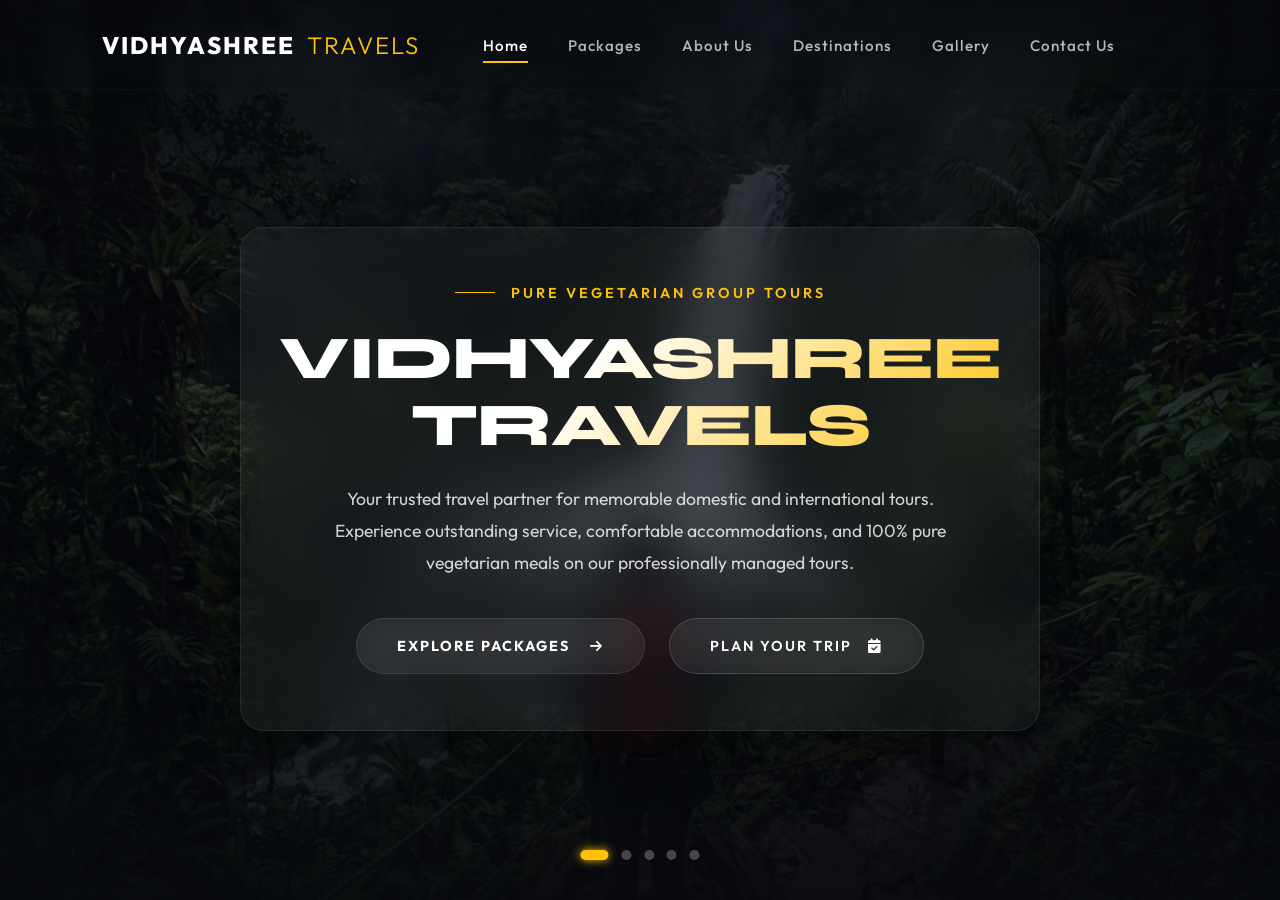
<file: index.html>
<!DOCTYPE html>
<html lang="en">
<head>
    <meta charset="UTF-8">
    <meta name="viewport" content="width=device-width, initial-scale=1.0">
    <title>Vidhyashree Travels | Travel Far, Find Yourself</title>
    <meta name="description" content="Embark on the journey of a lifetime with Vidhyashree Travels. Explore wild forests, vast deserts, snowy peaks, and pristine oceans.">
    <!-- Google Fonts -->
    <link rel="preconnect" href="https://fonts.googleapis.com">
    <link rel="preconnect" href="https://fonts.gstatic.com" crossorigin>
    <link href="https://fonts.googleapis.com/css2?family=Outfit:wght@300;400;500;600;700;800&family=Syne:wght@700;800&display=swap" rel="stylesheet">
    <!-- FontAwesome for icons -->
    <link rel="stylesheet" href="https://cdnjs.cloudflare.com/ajax/libs/font-awesome/6.4.0/css/all.min.css">
    <!-- Main Stylesheet -->
    <link rel="stylesheet" href="styles.css">
</head>
<body>
    <!-- Background Slide Container (For smooth dynamic background crossfades) -->
    <div class="bg-slides">
        <div class="bg-slide active" style="background-image: url('assets/hero-bg.png');"></div>
        <div class="bg-slide" style="background-image: url('assets/monkey.png');"></div>
        <div class="bg-slide" style="background-image: url('assets/desert.png');"></div>
        <div class="bg-slide" style="background-image: url('assets/mountain.png');"></div>
        <div class="bg-slide" style="background-image: url('assets/surf.png');"></div>
    </div>
    <div class="bg-overlay"></div>

    <!-- Header Navigation -->
    <header class="site-header">
        <div class="logo">
            <a href="index.html" id="header-logo">
                <span class="logo-bold">VIDHYASHREE</span>
                <span class="logo-light">TRAVELS</span>
            </a>
        </div>
        <nav class="nav-menu">
            <ul>
                <li><a href="index.html" class="nav-link active">Home</a></li>
                <li><a href="packages.html" class="nav-link">Packages</a></li>
                <li><a href="about.html" class="nav-link">About Us</a></li>
                <li><a href="destinations.html" class="nav-link">Destinations</a></li>
                <li><a href="gallery.html" class="nav-link">Gallery</a></li>
                <li><a href="contact.html" class="nav-link">Contact Us</a></li>
            </ul>
        </nav>
        <div class="header-actions">
            <button class="mobile-menu-toggle" aria-label="Toggle Menu" id="btn-menu-toggle">
                <span class="bar"></span>
                <span class="bar"></span>
                <span class="bar"></span>
            </button>
        </div>
    </header>

    <!-- Main Hero Section -->
    <main class="hero-container centered">
        <div class="hero-content-centered glass-panel">
            <span class="subtitle">
                <span class="sub-line"></span> Pure Vegetarian Group Tours
            </span>
            <h1 class="main-title">VIDHYASHREE TRAVELS</h1>
            <p class="description">
                Your trusted travel partner for memorable domestic and international tours. Experience outstanding service, comfortable accommodations, and 100% pure vegetarian meals on our professionally managed tours.
            </p>
            <!-- CTA Buttons -->
            <div class="cta-actions">
                <a href="packages.html" class="primary-cta-btn">
                    <span>EXPLORE PACKAGES</span>
                    <i class="fa-solid fa-arrow-right"></i>
                </a>
                <button class="secondary-cta-btn" id="btn-start-adventure">
                    <span>PLAN YOUR TRIP</span>
                    <i class="fa-solid fa-calendar-check"></i>
                </button>
            </div>
        </div>

        <!-- Slide Indicators (Dots) -->
        <div class="slideshow-indicators" id="slideshow-dots">
            <span class="indicator-dot active" data-slide-index="0"></span>
            <span class="indicator-dot" data-slide-index="1"></span>
            <span class="indicator-dot" data-slide-index="2"></span>
            <span class="indicator-dot" data-slide-index="3"></span>
            <span class="indicator-dot" data-slide-index="4"></span>
        </div>
    </main>

    <!-- Booking Inquiry Modal -->
    <div class="modal-overlay" id="booking-modal">
        <div class="modal-box glass-panel">
            <button class="modal-close" aria-label="Close form" id="btn-close-booking">&times;</button>
            <div class="modal-header">
                <h2>Plan Your Adventure</h2>
                <p>Fill out the form below and our travel expert will contact you within 24 hours.</p>
            </div>
            <form id="booking-form" class="inquiry-form">
                <div class="form-group">
                    <label for="user-name">Full Name</label>
                    <input type="text" id="user-name" required placeholder="John Doe">
                </div>
                <div class="form-row">
                    <div class="form-group">
                        <label for="user-email">Email Address</label>
                        <input type="email" id="user-email" required placeholder="john@example.com">
                    </div>
                    <div class="form-group">
                        <label for="user-phone">Phone Number</label>
                        <input type="tel" id="user-phone" required placeholder="+1 (555) 000-0000">
                    </div>
                </div>
                <div class="form-row">
                    <div class="form-group">
                        <label for="trip-destination">Select Destination</label>
                        <select id="trip-destination" required>
                            <option value="Kedarnath & Badrinath">Char Dham / Kedarnath Yatra</option>
                            <option value="Bhutan">Bhutan Tour (Tiger's Nest)</option>
                            <option value="Kashmir">Kashmir Valley Escape</option>
                            <option value="Dubai">Dubai City Tour</option>
                            <option value="Rajasthan">Rajasthan Heritage Tour</option>
                            <option value="Thailand">Thailand Tour</option>
                            <option value="Singapore">Singapore Tour</option>
                            <option value="Nepal">Nepal Tour</option>
                        </select>
                    </div>
                    <div class="form-group">
                        <label for="travel-date">Preferred Travel Date</label>
                        <input type="date" id="travel-date" required>
                    </div>
                </div>
                <div class="form-group">
                    <label for="user-message">Special Requirements / Notes</label>
                    <textarea id="user-message" rows="4" placeholder="Let us know what kind of experience you are looking for..."></textarea>
                </div>
                <button type="submit" class="submit-btn" id="btn-submit-inquiry">Send Inquiry</button>
            </form>
            <div class="success-message" id="success-inquiry">
                <i class="fa-solid fa-circle-check"></i>
                <h3>Inquiry Submitted Successfully!</h3>
                <p>Thank you for choosing Vidhyashree Travels. We've saved your inquiry and will reach out very soon!</p>
            </div>
        </div>
    </div>

    <!-- Main JS Script -->
    <script src="script.js"></script>
</body>
</html>
</file>
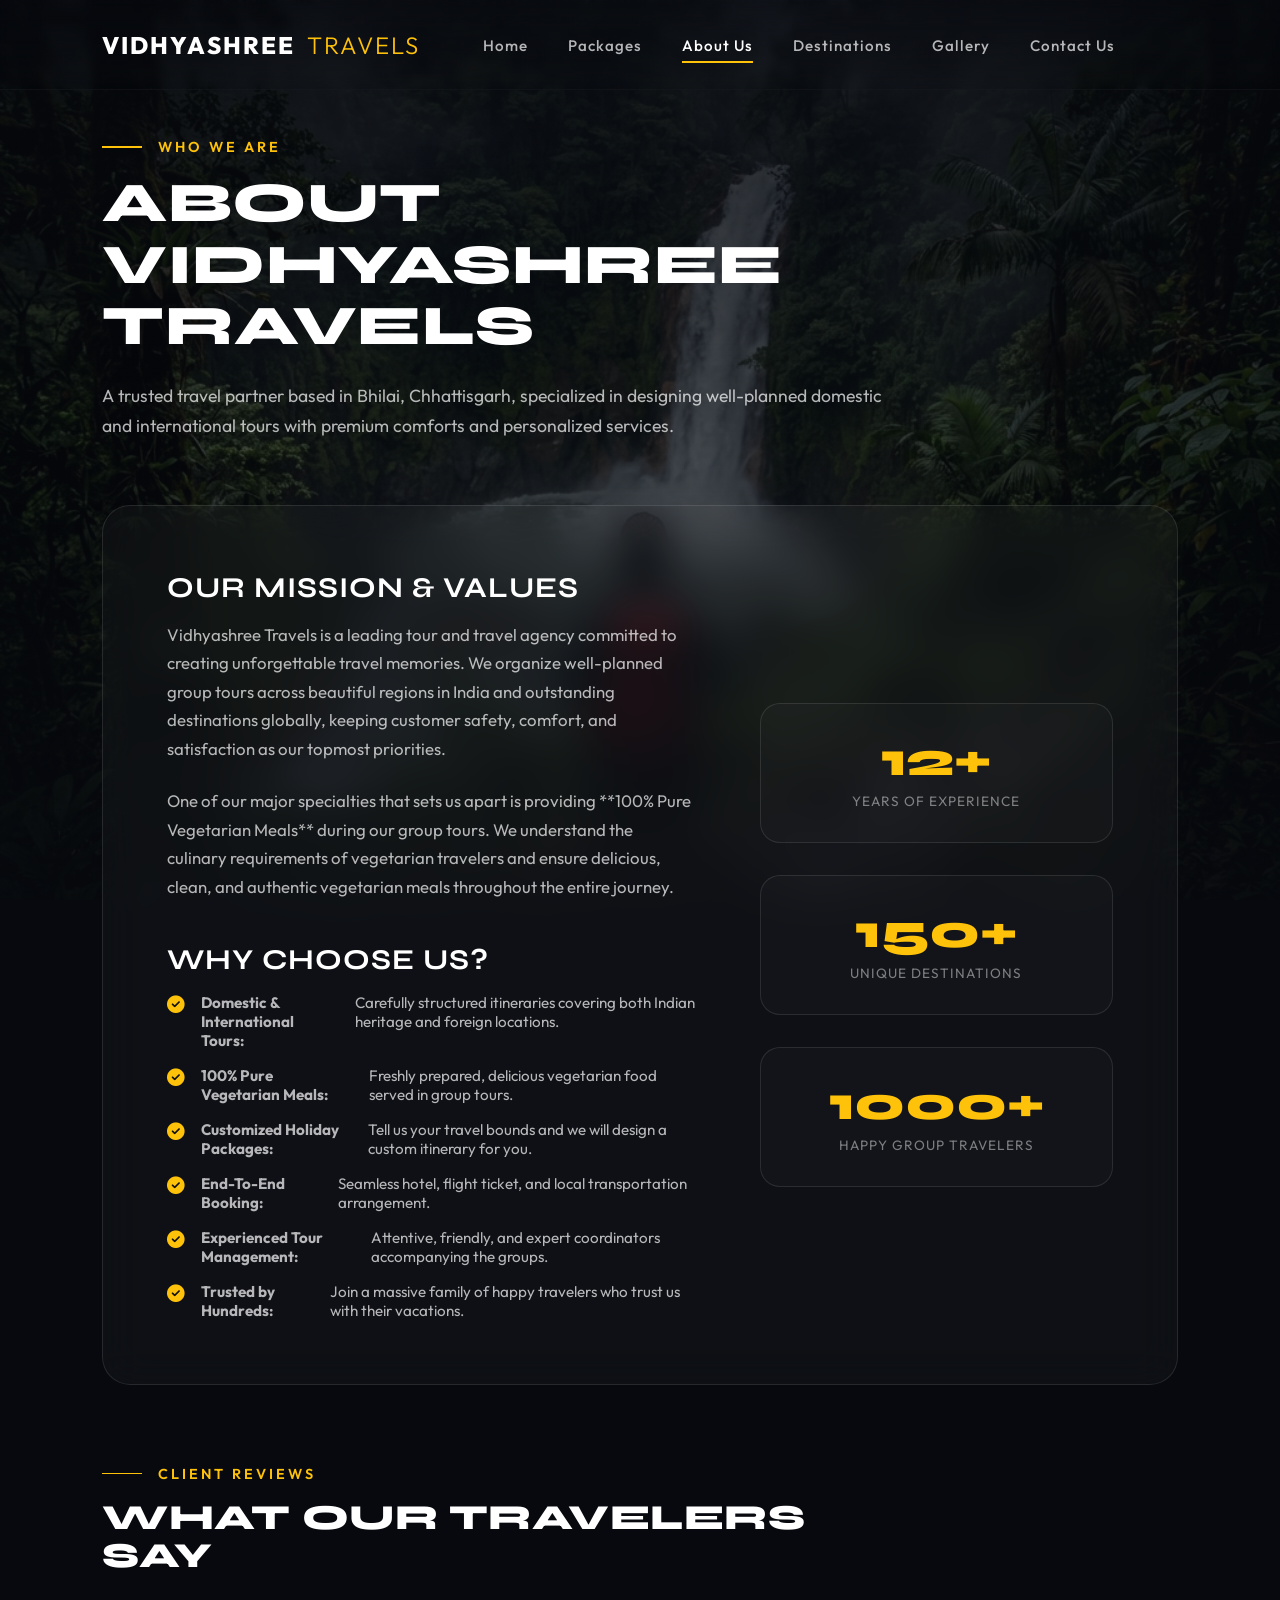
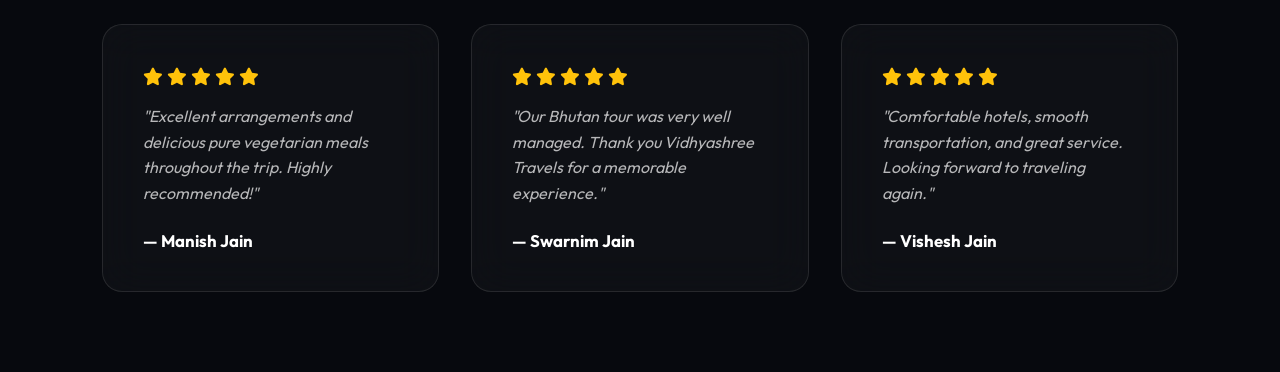
<file: about.html>
<!DOCTYPE html>
<html lang="en">
<head>
    <meta charset="UTF-8">
    <meta name="viewport" content="width=device-width, initial-scale=1.0">
    <title>About Us | Vidhyashree Travels</title>
    <!-- Google Fonts -->
    <link rel="preconnect" href="https://fonts.googleapis.com">
    <link rel="preconnect" href="https://fonts.gstatic.com" crossorigin>
    <link href="https://fonts.googleapis.com/css2?family=Outfit:wght@300;400;500;600;700;800&family=Syne:wght@700;800&display=swap" rel="stylesheet">
    <!-- FontAwesome for icons -->
    <link rel="stylesheet" href="https://cdnjs.cloudflare.com/ajax/libs/font-awesome/6.4.0/css/all.min.css">
    <!-- Main Stylesheet -->
    <link rel="stylesheet" href="styles.css">
</head>
<body class="sub-page">
    <!-- Static Background Image for consistent theme -->
    <div class="bg-slides">
        <div class="bg-slide active" style="background-image: url('assets/hero-bg.png');"></div>
    </div>
    <div class="bg-overlay"></div>

    <!-- Header Navigation -->
    <header class="site-header">
        <div class="logo">
            <a href="index.html" id="header-logo">
                <span class="logo-bold">VIDHYASHREE</span>
                <span class="logo-light">TRAVELS</span>
            </a>
        </div>
        <nav class="nav-menu">
            <ul>
                <li><a href="index.html" class="nav-link">Home</a></li>
                <li><a href="packages.html" class="nav-link">Packages</a></li>
                <li><a href="about.html" class="nav-link active">About Us</a></li>
                <li><a href="destinations.html" class="nav-link">Destinations</a></li>
                <li><a href="gallery.html" class="nav-link">Gallery</a></li>
                <li><a href="contact.html" class="nav-link">Contact Us</a></li>
            </ul>
        </nav>
        <div class="header-actions">
            <button class="mobile-menu-toggle" aria-label="Toggle Menu" id="btn-menu-toggle">
                <span class="bar"></span>
                <span class="bar"></span>
                <span class="bar"></span>
            </button>
        </div>
    </header>

    <!-- Main Content Container -->
    <main class="page-main-content">
        <div class="page-header-container">
            <span class="page-subtitle"><span class="sub-line"></span> Who We Are</span>
            <h1 class="page-main-title">ABOUT VIDHYASHREE TRAVELS</h1>
            <p class="page-description">A trusted travel partner based in Bhilai, Chhattisgarh, specialized in designing well-planned domestic and international tours with premium comforts and personalized services.</p>
        </div>

        <!-- About Details Panel -->
        <div class="about-main-container glass-panel">
            <div class="about-text-content">
                <h2>Our Mission & Values</h2>
                <p>Vidhyashree Travels is a leading tour and travel agency committed to creating unforgettable travel memories. We organize well-planned group tours across beautiful regions in India and outstanding destinations globally, keeping customer safety, comfort, and satisfaction as our topmost priorities.</p>
                <p>One of our major specialties that sets us apart is providing **100% Pure Vegetarian Meals** during our group tours. We understand the culinary requirements of vegetarian travelers and ensure delicious, clean, and authentic vegetarian meals throughout the entire journey.</p>
                
                <h2 style="margin-top: 2.5rem;">Why Choose Us?</h2>
                <ul class="why-us-list">
                    <li><i class="fa-solid fa-circle-check"></i> <strong>Domestic & International Tours:</strong> Carefully structured itineraries covering both Indian heritage and foreign locations.</li>
                    <li><i class="fa-solid fa-circle-check"></i> <strong>100% Pure Vegetarian Meals:</strong> Freshly prepared, delicious vegetarian food served in group tours.</li>
                    <li><i class="fa-solid fa-circle-check"></i> <strong>Customized Holiday Packages:</strong> Tell us your travel bounds and we will design a custom itinerary for you.</li>
                    <li><i class="fa-solid fa-circle-check"></i> <strong>End-To-End Booking:</strong> Seamless hotel, flight ticket, and local transportation arrangement.</li>
                    <li><i class="fa-solid fa-circle-check"></i> <strong>Experienced Tour Management:</strong> Attentive, friendly, and expert coordinators accompanying the groups.</li>
                    <li><i class="fa-solid fa-circle-check"></i> <strong>Trusted by Hundreds:</strong> Join a massive family of happy travelers who trust us with their vacations.</li>
                </ul>
            </div>

            <!-- Stats Showcase -->
            <div class="about-stats-panel">
                <div class="stat-large">
                    <span class="stat-num">12+</span>
                    <span class="stat-label">Years of Experience</span>
                </div>
                <div class="stat-large">
                    <span class="stat-num">150+</span>
                    <span class="stat-label">Unique Destinations</span>
                </div>
                <div class="stat-large">
                    <span class="stat-num">1000+</span>
                    <span class="stat-label">Happy Group Travelers</span>
                </div>
            </div>
        </div>

        <!-- Testimonials Section -->
        <div class="testimonials-container" style="margin-top: 5rem;">
            <div class="page-header-container" style="margin-bottom: 3rem;">
                <span class="page-subtitle"><span class="sub-line"></span> Client Reviews</span>
                <h2 class="page-main-title" style="font-size: 2.2rem; margin-bottom: 0.5rem;">WHAT OUR TRAVELERS SAY</h2>
            </div>
            <div class="testimonials-grid" style="display: grid; grid-template-columns: repeat(auto-fit, minmax(300px, 1fr)); gap: 2rem;">
                <!-- Review 1 -->
                <div class="testimonial-card glass-panel" style="padding: 2.5rem; border-radius: 20px;">
                    <div class="stars" style="color: var(--color-primary); margin-bottom: 1rem; font-size: 1.1rem;">
                        <i class="fa-solid fa-star"></i>
                        <i class="fa-solid fa-star"></i>
                        <i class="fa-solid fa-star"></i>
                        <i class="fa-solid fa-star"></i>
                        <i class="fa-solid fa-star"></i>
                    </div>
                    <p style="font-style: italic; line-height: 1.6; color: var(--color-text-muted); margin-bottom: 1.5rem;">"Excellent arrangements and delicious pure vegetarian meals throughout the trip. Highly recommended!"</p>
                    <h4 style="font-weight: 700; color: var(--color-text-white); font-size: 1.05rem;">— Manish Jain</h4>
                </div>
                <!-- Review 2 -->
                <div class="testimonial-card glass-panel" style="padding: 2.5rem; border-radius: 20px;">
                    <div class="stars" style="color: var(--color-primary); margin-bottom: 1rem; font-size: 1.1rem;">
                        <i class="fa-solid fa-star"></i>
                        <i class="fa-solid fa-star"></i>
                        <i class="fa-solid fa-star"></i>
                        <i class="fa-solid fa-star"></i>
                        <i class="fa-solid fa-star"></i>
                    </div>
                    <p style="font-style: italic; line-height: 1.6; color: var(--color-text-muted); margin-bottom: 1.5rem;">"Our Bhutan tour was very well managed. Thank you Vidhyashree Travels for a memorable experience."</p>
                    <h4 style="font-weight: 700; color: var(--color-text-white); font-size: 1.05rem;">— Swarnim Jain</h4>
                </div>
                <!-- Review 3 -->
                <div class="testimonial-card glass-panel" style="padding: 2.5rem; border-radius: 20px;">
                    <div class="stars" style="color: var(--color-primary); margin-bottom: 1rem; font-size: 1.1rem;">
                        <i class="fa-solid fa-star"></i>
                        <i class="fa-solid fa-star"></i>
                        <i class="fa-solid fa-star"></i>
                        <i class="fa-solid fa-star"></i>
                        <i class="fa-solid fa-star"></i>
                    </div>
                    <p style="font-style: italic; line-height: 1.6; color: var(--color-text-muted); margin-bottom: 1.5rem;">"Comfortable hotels, smooth transportation, and great service. Looking forward to traveling again."</p>
                    <h4 style="font-weight: 700; color: var(--color-text-white); font-size: 1.05rem;">— Vishesh Jain</h4>
                </div>
            </div>
        </div>
    </main>

    <!-- Script imports -->
    <script src="script.js"></script>
</body>
</html>
</file>
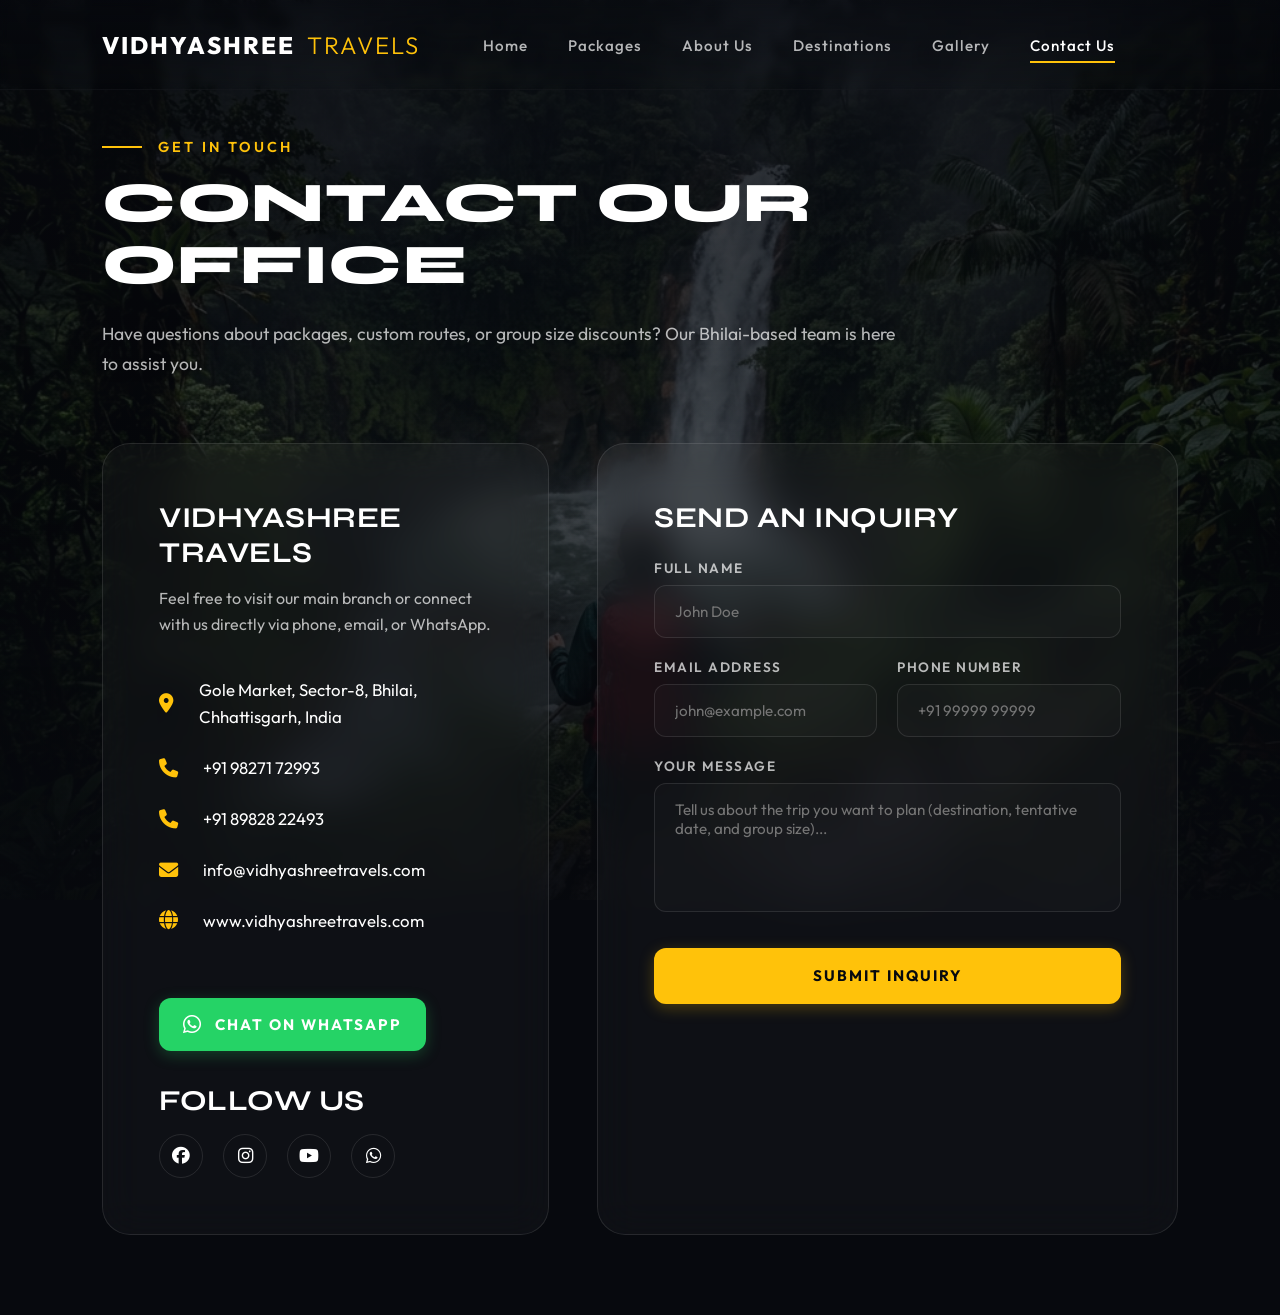
<file: contact.html>
<!DOCTYPE html>
<html lang="en">
<head>
    <meta charset="UTF-8">
    <meta name="viewport" content="width=device-width, initial-scale=1.0">
    <title>Contact Us | Vidhyashree Travels</title>
    <!-- Google Fonts -->
    <link rel="preconnect" href="https://fonts.googleapis.com">
    <link rel="preconnect" href="https://fonts.gstatic.com" crossorigin>
    <link href="https://fonts.googleapis.com/css2?family=Outfit:wght@300;400;500;600;700;800&family=Syne:wght@700;800&display=swap" rel="stylesheet">
    <!-- FontAwesome for icons -->
    <link rel="stylesheet" href="https://cdnjs.cloudflare.com/ajax/libs/font-awesome/6.4.0/css/all.min.css">
    <!-- Main Stylesheet -->
    <link rel="stylesheet" href="styles.css">
</head>
<body class="sub-page">
    <!-- Static Background Image for consistent theme -->
    <div class="bg-slides">
        <div class="bg-slide active" style="background-image: url('assets/hero-bg.png');"></div>
    </div>
    <div class="bg-overlay"></div>

    <!-- Header Navigation -->
    <header class="site-header">
        <div class="logo">
            <a href="index.html" id="header-logo">
                <span class="logo-bold">VIDHYASHREE</span>
                <span class="logo-light">TRAVELS</span>
            </a>
        </div>
        <nav class="nav-menu">
            <ul>
                <li><a href="index.html" class="nav-link">Home</a></li>
                <li><a href="packages.html" class="nav-link">Packages</a></li>
                <li><a href="about.html" class="nav-link">About Us</a></li>
                <li><a href="destinations.html" class="nav-link">Destinations</a></li>
                <li><a href="gallery.html" class="nav-link">Gallery</a></li>
                <li><a href="contact.html" class="nav-link active">Contact Us</a></li>
            </ul>
        </nav>
        <div class="header-actions">
            <button class="mobile-menu-toggle" aria-label="Toggle Menu" id="btn-menu-toggle">
                <span class="bar"></span>
                <span class="bar"></span>
                <span class="bar"></span>
            </button>
        </div>
    </header>

    <!-- Main Content Container -->
    <main class="page-main-content">
        <div class="page-header-container">
            <span class="page-subtitle"><span class="sub-line"></span> Get in Touch</span>
            <h1 class="page-main-title">CONTACT OUR OFFICE</h1>
            <p class="page-description">Have questions about packages, custom routes, or group size discounts? Our Bhilai-based team is here to assist you.</p>
        </div>

        <!-- Contact Main Grid -->
        <div class="contact-main-grid">
            <!-- Left Info Panel -->
            <div class="contact-info-panel glass-panel">
                <h2>Vidhyashree Travels</h2>
                <p>Feel free to visit our main branch or connect with us directly via phone, email, or WhatsApp.</p>
                
                <div class="contact-coords">
                    <p><i class="fa-solid fa-location-dot"></i> Gole Market, Sector-8, Bhilai, Chhattisgarh, India</p>
                    <p><i class="fa-solid fa-phone"></i> +91 98271 72993</p>
                    <p><i class="fa-solid fa-phone"></i> +91 89828 22493</p>
                    <p><i class="fa-solid fa-envelope"></i> <a href="mailto:info@vidhyashreetravels.com">info@vidhyashreetravels.com</a></p>
                    <p><i class="fa-solid fa-globe"></i> <a href="http://www.vidhyashreetravels.com" target="_blank">www.vidhyashreetravels.com</a></p>
                </div>

                <!-- WhatsApp Quick Chat Button -->
                <div style="margin: 2rem 0;">
                    <a href="https://wa.me/919827172993" target="_blank" class="submit-btn" style="display: inline-flex; align-items: center; gap: 0.75rem; text-decoration: none; background: #25d366; color: #fff; box-shadow: 0 4px 15px rgba(37, 211, 102, 0.25); border-radius: 12px; padding: 1rem 1.5rem;">
                        <i class="fa-brands fa-whatsapp" style="font-size: 1.3rem;"></i>
                        <span>CHAT ON WHATSAPP</span>
                    </a>
                </div>

                <h2>Follow Us</h2>
                <div class="social-links" style="margin-top: 1rem;">
                    <a href="https://facebook.com/vidhyashreetravels" target="_blank" aria-label="Facebook"><i class="fa-brands fa-facebook"></i></a>
                    <a href="https://instagram.com/vidhyashreetravels" target="_blank" aria-label="Instagram"><i class="fa-brands fa-instagram"></i></a>
                    <a href="https://youtube.com/@vidhyashreetravels" target="_blank" aria-label="YouTube"><i class="fa-brands fa-youtube"></i></a>
                    <a href="https://wa.me/919827172993" target="_blank" aria-label="WhatsApp"><i class="fa-brands fa-whatsapp"></i></a>
                </div>
            </div>

            <!-- Right Form Panel -->
            <div class="contact-form-panel glass-panel">
                <h2>Send an Inquiry</h2>
                <form id="contact-page-form" class="inquiry-form" style="margin-top: 1.5rem;">
                    <div class="form-group">
                        <label for="contact-name">Full Name</label>
                        <input type="text" id="contact-name" required placeholder="John Doe">
                    </div>
                    <div class="form-row">
                        <div class="form-group">
                            <label for="contact-email">Email Address</label>
                            <input type="email" id="contact-email" required placeholder="john@example.com">
                        </div>
                        <div class="form-group">
                            <label for="contact-phone">Phone Number</label>
                            <input type="tel" id="contact-phone" required placeholder="+91 99999 99999">
                        </div>
                    </div>
                    <div class="form-group">
                        <label for="contact-message">Your Message</label>
                        <textarea id="contact-message" rows="5" required placeholder="Tell us about the trip you want to plan (destination, tentative date, and group size)..."></textarea>
                    </div>
                    <button type="submit" class="submit-btn" id="btn-submit-contact">Submit Inquiry</button>
                </form>
                <div class="success-message" id="success-contact-page">
                    <i class="fa-solid fa-circle-check"></i>
                    <h3>Inquiry Received!</h3>
                    <p>We've logged your request. One of our destination planners will email or call you shortly.</p>
                </div>
            </div>
        </div>
    </main>

    <!-- Script imports -->
    <script src="script.js"></script>
</body>
</html>
</file>
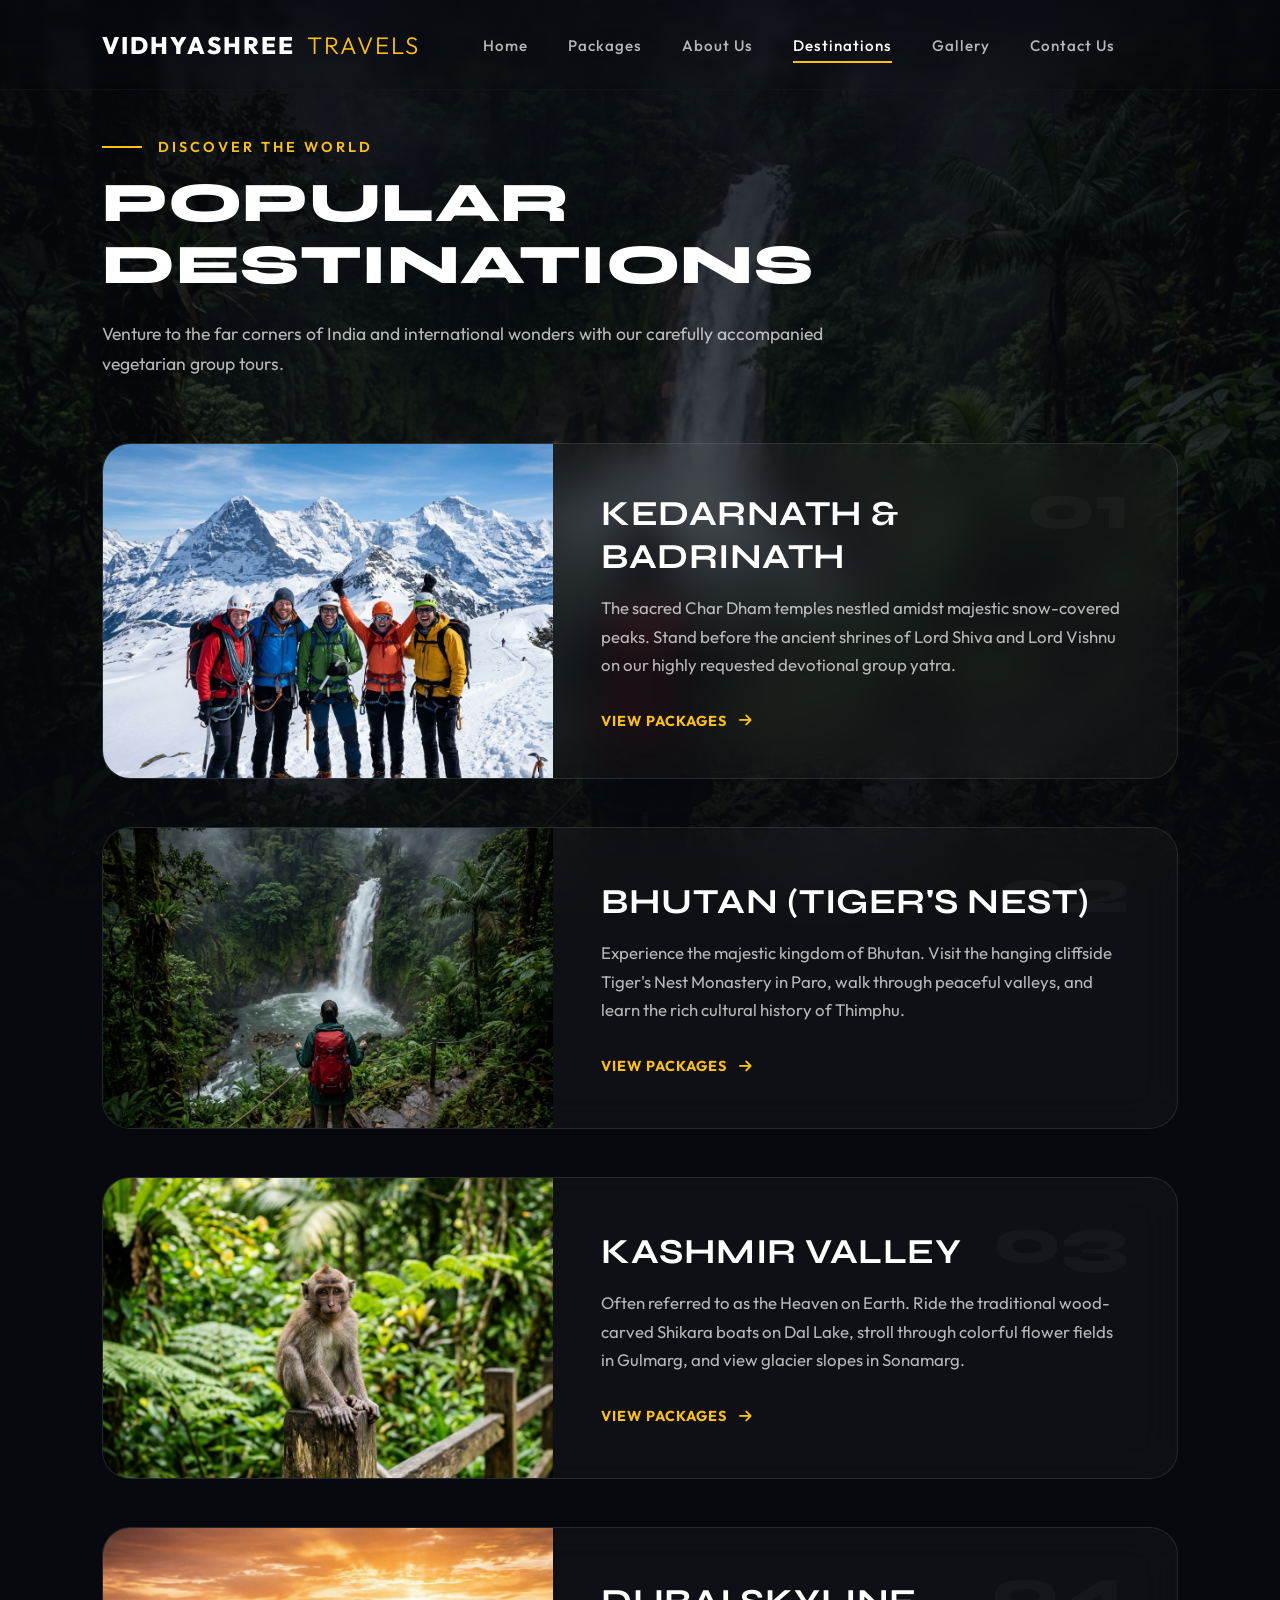
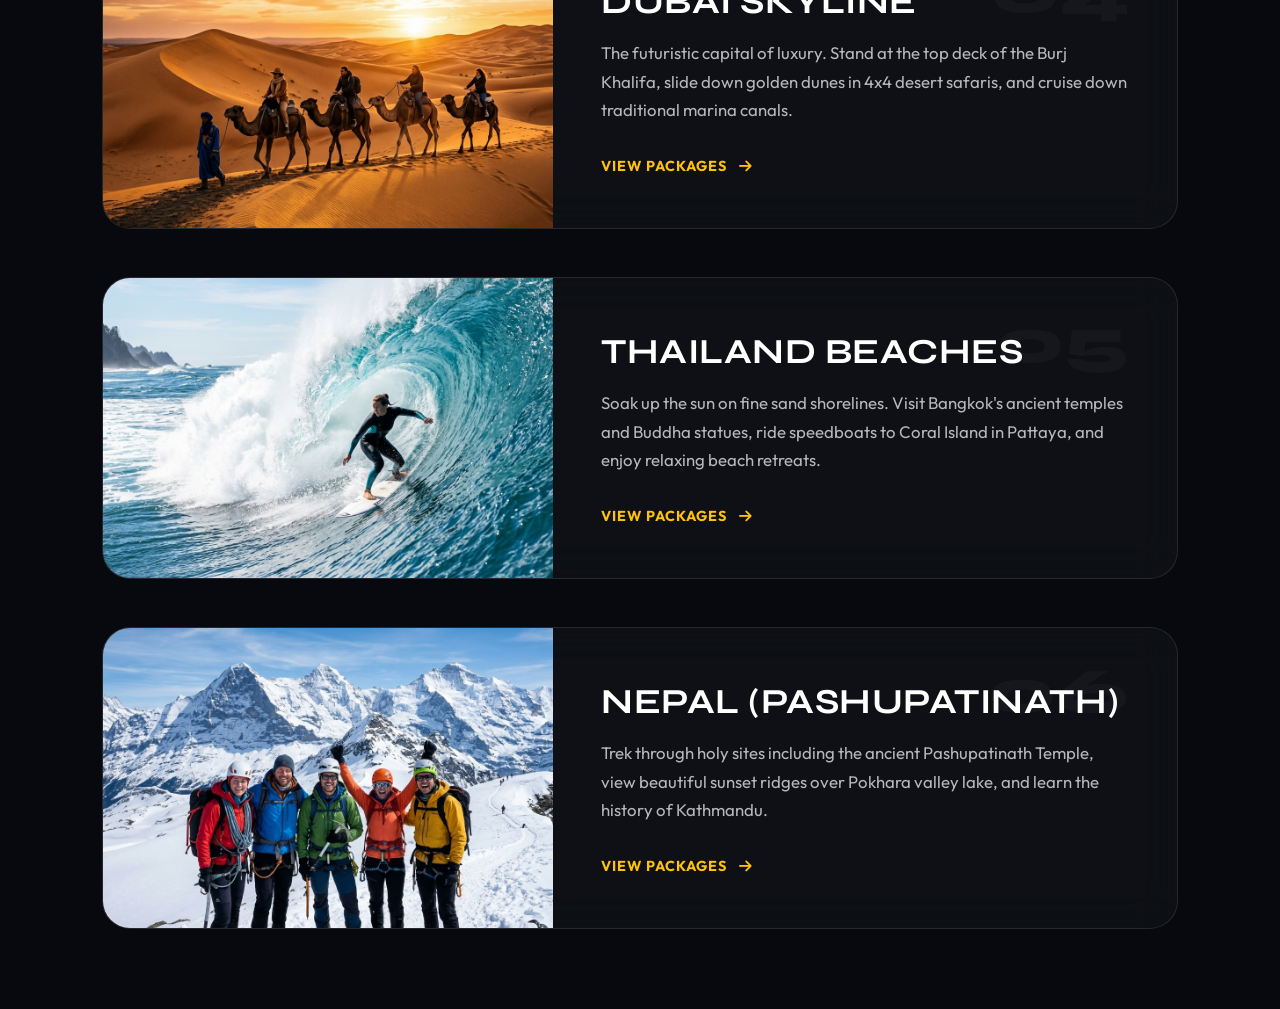
<file: destinations.html>
<!DOCTYPE html>
<html lang="en">
<head>
    <meta charset="UTF-8">
    <meta name="viewport" content="width=device-width, initial-scale=1.0">
    <title>Popular Destinations | Vidhyashree Travels</title>
    <!-- Google Fonts -->
    <link rel="preconnect" href="https://fonts.googleapis.com">
    <link rel="preconnect" href="https://fonts.gstatic.com" crossorigin>
    <link href="https://fonts.googleapis.com/css2?family=Outfit:wght@300;400;500;600;700;800&family=Syne:wght@700;800&display=swap" rel="stylesheet">
    <!-- FontAwesome for icons -->
    <link rel="stylesheet" href="https://cdnjs.cloudflare.com/ajax/libs/font-awesome/6.4.0/css/all.min.css">
    <!-- Main Stylesheet -->
    <link rel="stylesheet" href="styles.css">
</head>
<body class="sub-page">
    <!-- Static Background Image for consistent theme -->
    <div class="bg-slides">
        <div class="bg-slide active" style="background-image: url('assets/hero-bg.png');"></div>
    </div>
    <div class="bg-overlay"></div>

    <!-- Header Navigation -->
    <header class="site-header">
        <div class="logo">
            <a href="index.html" id="header-logo">
                <span class="logo-bold">VIDHYASHREE</span>
                <span class="logo-light">TRAVELS</span>
            </a>
        </div>
        <nav class="nav-menu">
            <ul>
                <li><a href="index.html" class="nav-link">Home</a></li>
                <li><a href="packages.html" class="nav-link">Packages</a></li>
                <li><a href="about.html" class="nav-link">About Us</a></li>
                <li><a href="destinations.html" class="nav-link active">Destinations</a></li>
                <li><a href="gallery.html" class="nav-link">Gallery</a></li>
                <li><a href="contact.html" class="nav-link">Contact Us</a></li>
            </ul>
        </nav>
        <div class="header-actions">
            <button class="mobile-menu-toggle" aria-label="Toggle Menu" id="btn-menu-toggle">
                <span class="bar"></span>
                <span class="bar"></span>
                <span class="bar"></span>
            </button>
        </div>
    </header>

    <!-- Main Content Container -->
    <main class="page-main-content">
        <div class="page-header-container">
            <span class="page-subtitle"><span class="sub-line"></span> Discover the World</span>
            <h1 class="page-main-title">POPULAR DESTINATIONS</h1>
            <p class="page-description">Venture to the far corners of India and international wonders with our carefully accompanied vegetarian group tours.</p>
        </div>

        <!-- Destinations Catalog Grid -->
        <div class="destinations-showcase-grid">
            <!-- Destination 1 -->
            <div class="destination-showcase-card glass-panel">
                <div class="dest-img-box" style="background-image: url('assets/mountain.png');"></div>
                <div class="dest-info-box">
                    <span class="dest-num-tag">01</span>
                    <h2>Kedarnath & Badrinath</h2>
                    <p>The sacred Char Dham temples nestled amidst majestic snow-covered peaks. Stand before the ancient shrines of Lord Shiva and Lord Vishnu on our highly requested devotional group yatra.</p>
                    <a href="packages.html" class="explore-btn">View Packages <i class="fa-solid fa-arrow-right"></i></a>
                </div>
            </div>

            <!-- Destination 2 -->
            <div class="destination-showcase-card glass-panel">
                <div class="dest-img-box" style="background-image: url('assets/hero-bg.png');"></div>
                <div class="dest-info-box">
                    <span class="dest-num-tag">02</span>
                    <h2>Bhutan (Tiger's Nest)</h2>
                    <p>Experience the majestic kingdom of Bhutan. Visit the hanging cliffside Tiger's Nest Monastery in Paro, walk through peaceful valleys, and learn the rich cultural history of Thimphu.</p>
                    <a href="packages.html" class="explore-btn">View Packages <i class="fa-solid fa-arrow-right"></i></a>
                </div>
            </div>

            <!-- Destination 3 -->
            <div class="destination-showcase-card glass-panel">
                <div class="dest-img-box" style="background-image: url('assets/monkey.png');"></div>
                <div class="dest-info-box">
                    <span class="dest-num-tag">03</span>
                    <h2>Kashmir Valley</h2>
                    <p>Often referred to as the Heaven on Earth. Ride the traditional wood-carved Shikara boats on Dal Lake, stroll through colorful flower fields in Gulmarg, and view glacier slopes in Sonamarg.</p>
                    <a href="packages.html" class="explore-btn">View Packages <i class="fa-solid fa-arrow-right"></i></a>
                </div>
            </div>

            <!-- Destination 4 -->
            <div class="destination-showcase-card glass-panel">
                <div class="dest-img-box" style="background-image: url('assets/desert.png');"></div>
                <div class="dest-info-box">
                    <span class="dest-num-tag">04</span>
                    <h2>Dubai Skyline</h2>
                    <p>The futuristic capital of luxury. Stand at the top deck of the Burj Khalifa, slide down golden dunes in 4x4 desert safaris, and cruise down traditional marina canals.</p>
                    <a href="packages.html" class="explore-btn">View Packages <i class="fa-solid fa-arrow-right"></i></a>
                </div>
            </div>

            <!-- Destination 5 -->
            <div class="destination-showcase-card glass-panel">
                <div class="dest-img-box" style="background-image: url('assets/surf.png');"></div>
                <div class="dest-info-box">
                    <span class="dest-num-tag">05</span>
                    <h2>Thailand Beaches</h2>
                    <p>Soak up the sun on fine sand shorelines. Visit Bangkok's ancient temples and Buddha statues, ride speedboats to Coral Island in Pattaya, and enjoy relaxing beach retreats.</p>
                    <a href="packages.html" class="explore-btn">View Packages <i class="fa-solid fa-arrow-right"></i></a>
                </div>
            </div>

            <!-- Destination 6 -->
            <div class="destination-showcase-card glass-panel">
                <div class="dest-img-box" style="background-image: url('assets/mountain.png');"></div>
                <div class="dest-info-box">
                    <span class="dest-num-tag">06</span>
                    <h2>Nepal (Pashupatinath)</h2>
                    <p>Trek through holy sites including the ancient Pashupatinath Temple, view beautiful sunset ridges over Pokhara valley lake, and learn the history of Kathmandu.</p>
                    <a href="packages.html" class="explore-btn">View Packages <i class="fa-solid fa-arrow-right"></i></a>
                </div>
            </div>
        </div>
    </main>

    <!-- Script imports -->
    <script src="script.js"></script>
</body>
</html>
</file>
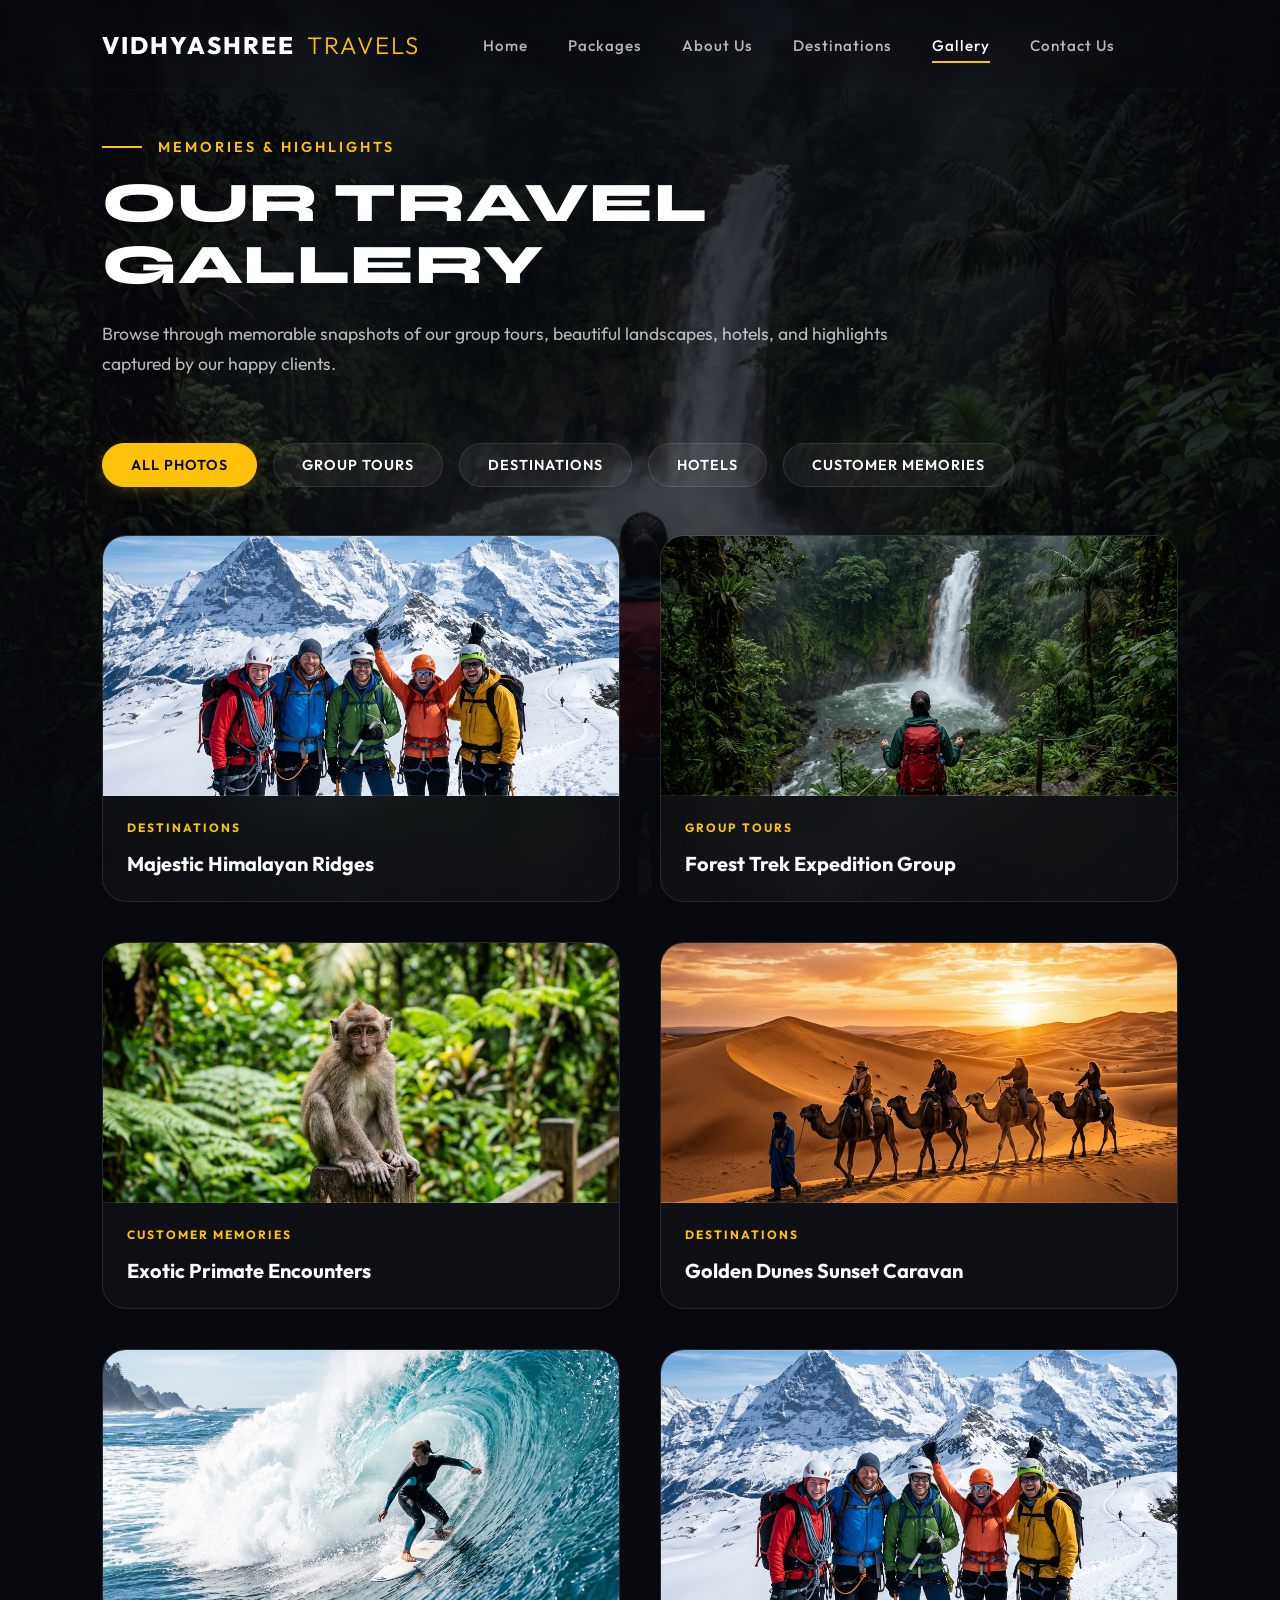
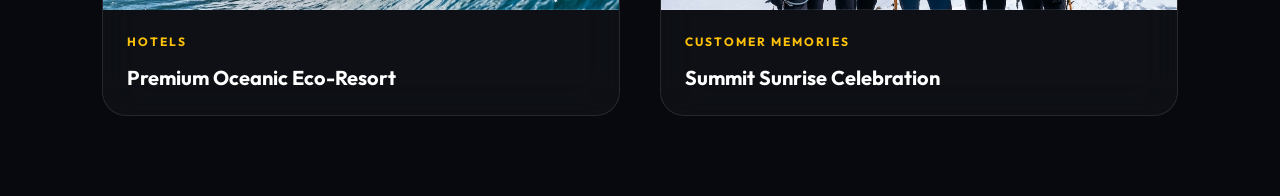
<file: gallery.html>
<!DOCTYPE html>
<html lang="en">
<head>
    <meta charset="UTF-8">
    <meta name="viewport" content="width=device-width, initial-scale=1.0">
    <title>Travel Gallery | Vidhyashree Travels</title>
    <!-- Google Fonts -->
    <link rel="preconnect" href="https://fonts.googleapis.com">
    <link rel="preconnect" href="https://fonts.gstatic.com" crossorigin>
    <link href="https://fonts.googleapis.com/css2?family=Outfit:wght@300;400;500;600;700;800&family=Syne:wght@700;800&display=swap" rel="stylesheet">
    <!-- FontAwesome for icons -->
    <link rel="stylesheet" href="https://cdnjs.cloudflare.com/ajax/libs/font-awesome/6.4.0/css/all.min.css">
    <!-- Main Stylesheet -->
    <link rel="stylesheet" href="styles.css">
</head>
<body class="sub-page">
    <!-- Static Background Image for consistent theme -->
    <div class="bg-slides">
        <div class="bg-slide active" style="background-image: url('assets/hero-bg.png');"></div>
    </div>
    <div class="bg-overlay"></div>

    <!-- Header Navigation -->
    <header class="site-header">
        <div class="logo">
            <a href="index.html" id="header-logo">
                <span class="logo-bold">VIDHYASHREE</span>
                <span class="logo-light">TRAVELS</span>
            </a>
        </div>
        <nav class="nav-menu">
            <ul>
                <li><a href="index.html" class="nav-link">Home</a></li>
                <li><a href="packages.html" class="nav-link">Packages</a></li>
                <li><a href="about.html" class="nav-link">About Us</a></li>
                <li><a href="destinations.html" class="nav-link">Destinations</a></li>
                <li><a href="gallery.html" class="nav-link active">Gallery</a></li>
                <li><a href="contact.html" class="nav-link">Contact Us</a></li>
            </ul>
        </nav>
        <div class="header-actions">
            <button class="mobile-menu-toggle" aria-label="Toggle Menu" id="btn-menu-toggle">
                <span class="bar"></span>
                <span class="bar"></span>
                <span class="bar"></span>
            </button>
        </div>
    </header>

    <!-- Main Content Container -->
    <main class="page-main-content">
        <div class="page-header-container">
            <span class="page-subtitle"><span class="sub-line"></span> Memories & Highlights</span>
            <h1 class="page-main-title">OUR TRAVEL GALLERY</h1>
            <p class="page-description">Browse through memorable snapshots of our group tours, beautiful landscapes, hotels, and highlights captured by our happy clients.</p>
        </div>

        <!-- Filters Section -->
        <div class="catalog-filters">
            <button class="filter-btn active" data-filter="all">All Photos</button>
            <button class="filter-btn" data-filter="group">Group Tours</button>
            <button class="filter-btn" data-filter="destination">Destinations</button>
            <button class="filter-btn" data-filter="hotel">Hotels</button>
            <button class="filter-btn" data-filter="memory">Customer Memories</button>
        </div>

        <!-- Gallery Showcase Grid -->
        <div class="packages-showcase-grid" id="gallery-grid">
            <!-- Photo 1 -->
            <div class="package-showcase-card glass-panel" data-category="destination">
                <div class="pkg-img-wrapper" style="background-image: url('assets/mountain.png'); height: 260px;"></div>
                <div class="pkg-content" style="padding: 1.5rem;">
                    <span class="pkg-tag">Destinations</span>
                    <h3 style="font-size: 1.25rem;">Majestic Himalayan Ridges</h3>
                </div>
            </div>

            <!-- Photo 2 -->
            <div class="package-showcase-card glass-panel" data-category="group">
                <div class="pkg-img-wrapper" style="background-image: url('assets/hero-bg.png'); height: 260px;"></div>
                <div class="pkg-content" style="padding: 1.5rem;">
                    <span class="pkg-tag">Group Tours</span>
                    <h3 style="font-size: 1.25rem;">Forest Trek Expedition Group</h3>
                </div>
            </div>

            <!-- Photo 3 -->
            <div class="package-showcase-card glass-panel" data-category="memory">
                <div class="pkg-img-wrapper" style="background-image: url('assets/monkey.png'); height: 260px;"></div>
                <div class="pkg-content" style="padding: 1.5rem;">
                    <span class="pkg-tag">Customer Memories</span>
                    <h3 style="font-size: 1.25rem;">Exotic Primate Encounters</h3>
                </div>
            </div>

            <!-- Photo 4 -->
            <div class="package-showcase-card glass-panel" data-category="destination">
                <div class="pkg-img-wrapper" style="background-image: url('assets/desert.png'); height: 260px;"></div>
                <div class="pkg-content" style="padding: 1.5rem;">
                    <span class="pkg-tag">Destinations</span>
                    <h3 style="font-size: 1.25rem;">Golden Dunes Sunset Caravan</h3>
                </div>
            </div>

            <!-- Photo 5 -->
            <div class="package-showcase-card glass-panel" data-category="hotel">
                <div class="pkg-img-wrapper" style="background-image: url('assets/surf.png'); height: 260px;"></div>
                <div class="pkg-content" style="padding: 1.5rem;">
                    <span class="pkg-tag">Hotels</span>
                    <h3 style="font-size: 1.25rem;">Premium Oceanic Eco-Resort</h3>
                </div>
            </div>

            <!-- Photo 6 -->
            <div class="package-showcase-card glass-panel" data-category="memory">
                <div class="pkg-img-wrapper" style="background-image: url('assets/mountain.png'); height: 260px;"></div>
                <div class="pkg-content" style="padding: 1.5rem;">
                    <span class="pkg-tag">Customer Memories</span>
                    <h3 style="font-size: 1.25rem;">Summit Sunrise Celebration</h3>
                </div>
            </div>
        </div>
    </main>

    <!-- Script imports -->
    <script src="script.js"></script>
</body>
</html>
</file>
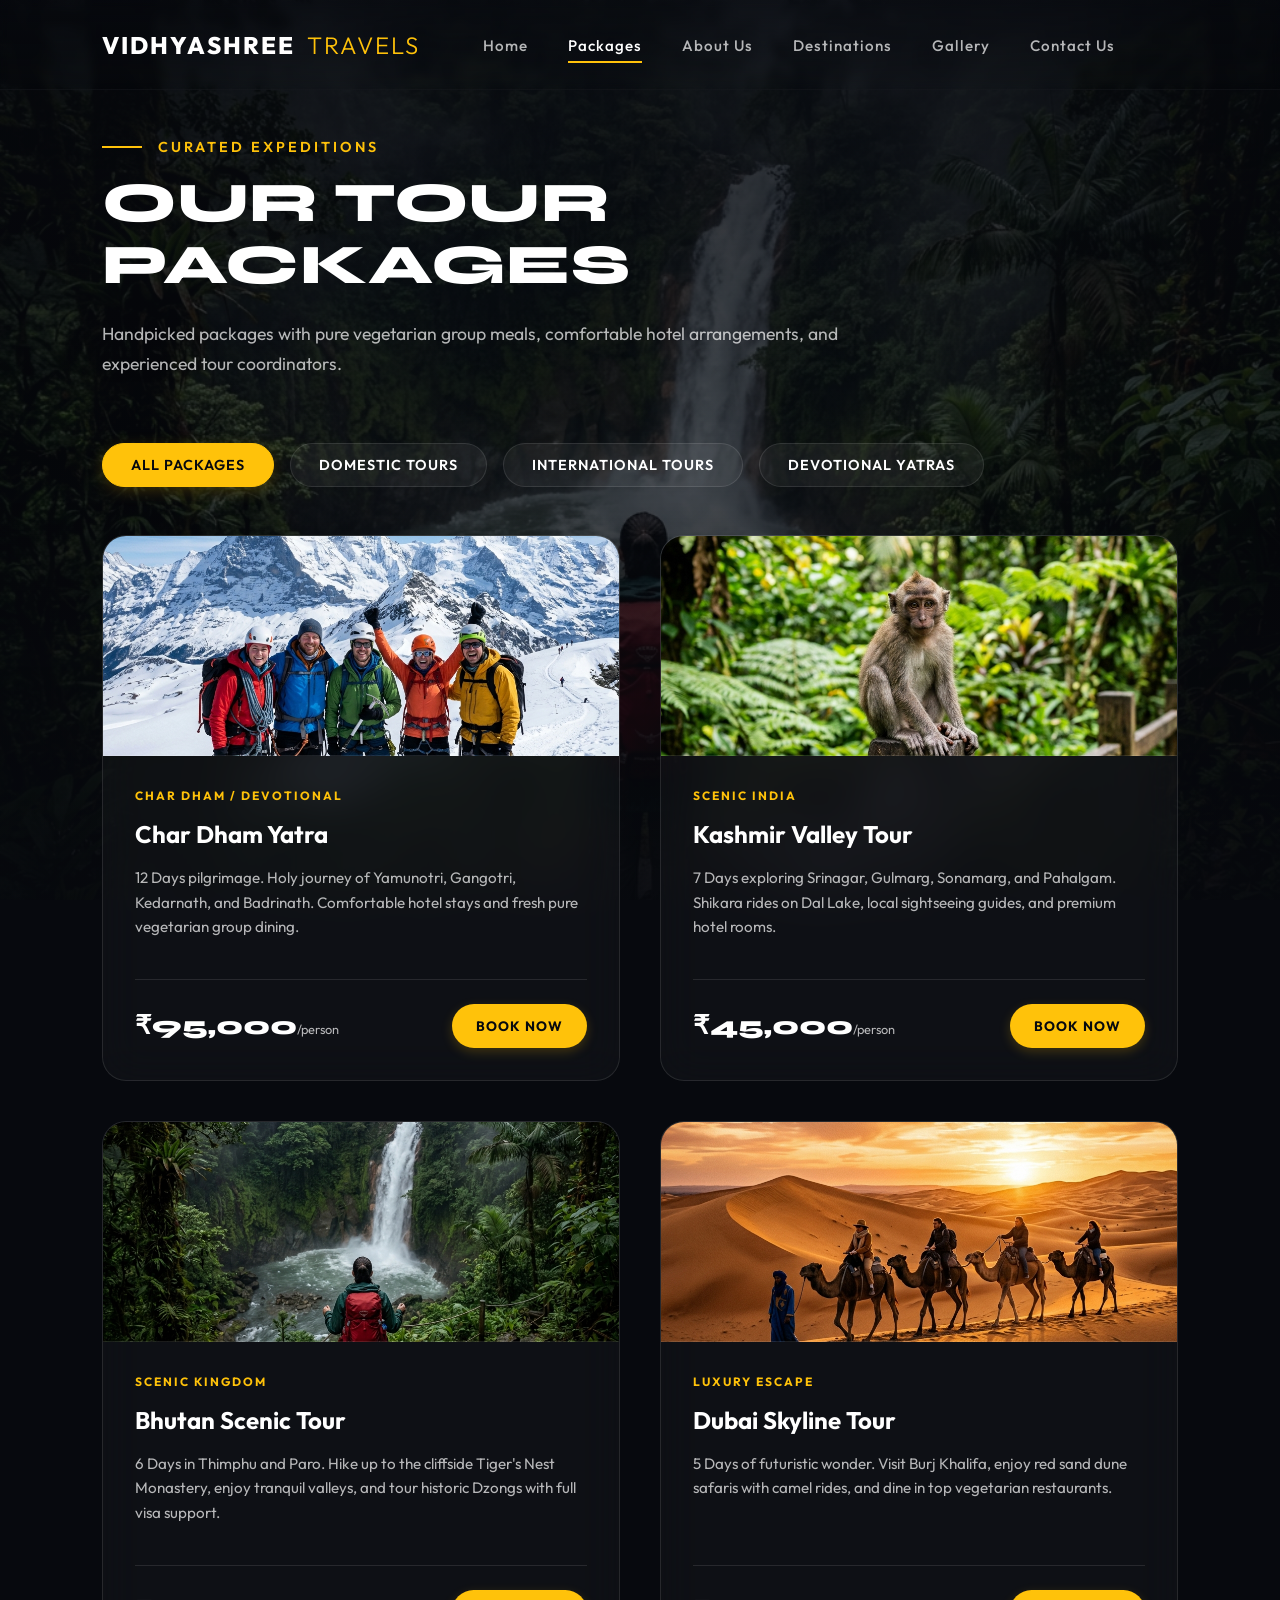
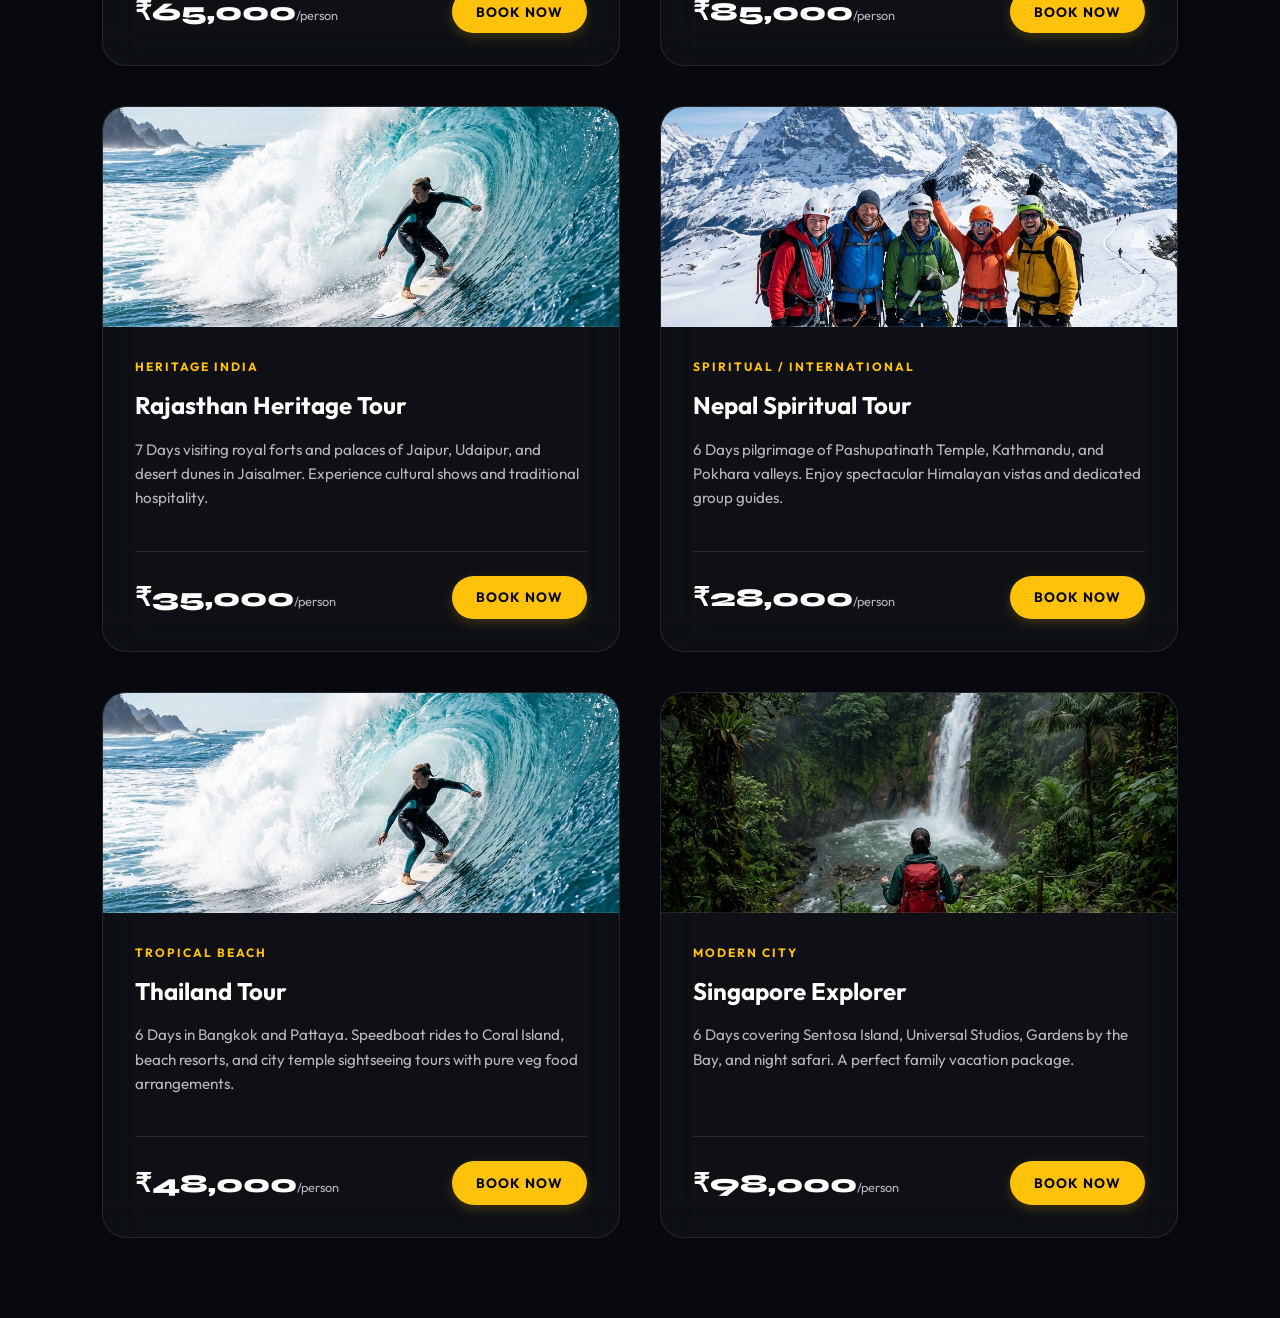
<file: packages.html>
<!DOCTYPE html>
<html lang="en">
<head>
    <meta charset="UTF-8">
    <meta name="viewport" content="width=device-width, initial-scale=1.0">
    <title>Tour Packages | Vidhyashree Travels</title>
    <!-- Google Fonts -->
    <link rel="preconnect" href="https://fonts.googleapis.com">
    <link rel="preconnect" href="https://fonts.gstatic.com" crossorigin>
    <link href="https://fonts.googleapis.com/css2?family=Outfit:wght@300;400;500;600;700;800&family=Syne:wght@700;800&display=swap" rel="stylesheet">
    <!-- FontAwesome for icons -->
    <link rel="stylesheet" href="https://cdnjs.cloudflare.com/ajax/libs/font-awesome/6.4.0/css/all.min.css">
    <!-- Main Stylesheet -->
    <link rel="stylesheet" href="styles.css">
</head>
<body class="sub-page">
    <!-- Static Background Image for consistent theme -->
    <div class="bg-slides">
        <div class="bg-slide active" style="background-image: url('assets/hero-bg.png');"></div>
    </div>
    <div class="bg-overlay"></div>

    <!-- Header Navigation -->
    <header class="site-header">
        <div class="logo">
            <a href="index.html" id="header-logo">
                <span class="logo-bold">VIDHYASHREE</span>
                <span class="logo-light">TRAVELS</span>
            </a>
        </div>
        <nav class="nav-menu">
            <ul>
                <li><a href="index.html" class="nav-link">Home</a></li>
                <li><a href="packages.html" class="nav-link active">Packages</a></li>
                <li><a href="about.html" class="nav-link">About Us</a></li>
                <li><a href="destinations.html" class="nav-link">Destinations</a></li>
                <li><a href="gallery.html" class="nav-link">Gallery</a></li>
                <li><a href="contact.html" class="nav-link">Contact Us</a></li>
            </ul>
        </nav>
        <div class="header-actions">
            <button class="mobile-menu-toggle" aria-label="Toggle Menu" id="btn-menu-toggle">
                <span class="bar"></span>
                <span class="bar"></span>
                <span class="bar"></span>
            </button>
        </div>
    </header>

    <!-- Main Content Container -->
    <main class="page-main-content">
        <div class="page-header-container">
            <span class="page-subtitle"><span class="sub-line"></span> Curated Expeditions</span>
            <h1 class="page-main-title">OUR TOUR PACKAGES</h1>
            <p class="page-description">Handpicked packages with pure vegetarian group meals, comfortable hotel arrangements, and experienced tour coordinators.</p>
        </div>

        <!-- Filters Section -->
        <div class="catalog-filters">
            <button class="filter-btn active" data-filter="all">All Packages</button>
            <button class="filter-btn" data-filter="domestic">Domestic Tours</button>
            <button class="filter-btn" data-filter="international">International Tours</button>
            <button class="filter-btn" data-filter="devotional">Devotional Yatras</button>
        </div>

        <!-- Packages Showcase Grid -->
        <div class="packages-showcase-grid">
            <!-- Package 1 -->
            <div class="package-showcase-card glass-panel" data-category="domestic devotional">
                <div class="pkg-img-wrapper" style="background-image: url('assets/mountain.png');"></div>
                <div class="pkg-content">
                    <span class="pkg-tag">Char Dham / Devotional</span>
                    <h3>Char Dham Yatra</h3>
                    <p class="pkg-desc">12 Days pilgrimage. Holy journey of Yamunotri, Gangotri, Kedarnath, and Badrinath. Comfortable hotel stays and fresh pure vegetarian group dining.</p>
                    <div class="pkg-footer">
                        <span class="pkg-price">₹95,000<small>/person</small></span>
                        <button class="book-now-trigger" data-destination="Char Dham Yatra">Book Now</button>
                    </div>
                </div>
            </div>

            <!-- Package 2 -->
            <div class="package-showcase-card glass-panel" data-category="domestic">
                <div class="pkg-img-wrapper" style="background-image: url('assets/monkey.png');"></div>
                <div class="pkg-content">
                    <span class="pkg-tag">Scenic India</span>
                    <h3>Kashmir Valley Tour</h3>
                    <p class="pkg-desc">7 Days exploring Srinagar, Gulmarg, Sonamarg, and Pahalgam. Shikara rides on Dal Lake, local sightseeing guides, and premium hotel rooms.</p>
                    <div class="pkg-footer">
                        <span class="pkg-price">₹45,000<small>/person</small></span>
                        <button class="book-now-trigger" data-destination="Kashmir Tour">Book Now</button>
                    </div>
                </div>
            </div>

            <!-- Package 3 -->
            <div class="package-showcase-card glass-panel" data-category="international">
                <div class="pkg-img-wrapper" style="background-image: url('assets/hero-bg.png');"></div>
                <div class="pkg-content">
                    <span class="pkg-tag">Scenic Kingdom</span>
                    <h3>Bhutan Scenic Tour</h3>
                    <p class="pkg-desc">6 Days in Thimphu and Paro. Hike up to the cliffside Tiger's Nest Monastery, enjoy tranquil valleys, and tour historic Dzongs with full visa support.</p>
                    <div class="pkg-footer">
                        <span class="pkg-price">₹65,000<small>/person</small></span>
                        <button class="book-now-trigger" data-destination="Bhutan Tour">Book Now</button>
                    </div>
                </div>
            </div>

            <!-- Package 4 -->
            <div class="package-showcase-card glass-panel" data-category="international">
                <div class="pkg-img-wrapper" style="background-image: url('assets/desert.png');"></div>
                <div class="pkg-content">
                    <span class="pkg-tag">Luxury Escape</span>
                    <h3>Dubai Skyline Tour</h3>
                    <p class="pkg-desc">5 Days of futuristic wonder. Visit Burj Khalifa, enjoy red sand dune safaris with camel rides, and dine in top vegetarian restaurants.</p>
                    <div class="pkg-footer">
                        <span class="pkg-price">₹85,000<small>/person</small></span>
                        <button class="book-now-trigger" data-destination="Dubai Tour">Book Now</button>
                    </div>
                </div>
            </div>

            <!-- Package 5 -->
            <div class="package-showcase-card glass-panel" data-category="domestic">
                <div class="pkg-img-wrapper" style="background-image: url('assets/surf.png');"></div>
                <div class="pkg-content">
                    <span class="pkg-tag">Heritage India</span>
                    <h3>Rajasthan Heritage Tour</h3>
                    <p class="pkg-desc">7 Days visiting royal forts and palaces of Jaipur, Udaipur, and desert dunes in Jaisalmer. Experience cultural shows and traditional hospitality.</p>
                    <div class="pkg-footer">
                        <span class="pkg-price">₹35,000<small>/person</small></span>
                        <button class="book-now-trigger" data-destination="Rajasthan Tour">Book Now</button>
                    </div>
                </div>
            </div>

            <!-- Package 6 -->
            <div class="package-showcase-card glass-panel" data-category="international devotional">
                <div class="pkg-img-wrapper" style="background-image: url('assets/mountain.png');"></div>
                <div class="pkg-content">
                    <span class="pkg-tag">Spiritual / International</span>
                    <h3>Nepal Spiritual Tour</h3>
                    <p class="pkg-desc">6 Days pilgrimage of Pashupatinath Temple, Kathmandu, and Pokhara valleys. Enjoy spectacular Himalayan vistas and dedicated group guides.</p>
                    <div class="pkg-footer">
                        <span class="pkg-price">₹28,000<small>/person</small></span>
                        <button class="book-now-trigger" data-destination="Nepal Tour">Book Now</button>
                    </div>
                </div>
            </div>

            <!-- Package 7 -->
            <div class="package-showcase-card glass-panel" data-category="international">
                <div class="pkg-img-wrapper" style="background-image: url('assets/surf.png');"></div>
                <div class="pkg-content">
                    <span class="pkg-tag">Tropical Beach</span>
                    <h3>Thailand Tour</h3>
                    <p class="pkg-desc">6 Days in Bangkok and Pattaya. Speedboat rides to Coral Island, beach resorts, and city temple sightseeing tours with pure veg food arrangements.</p>
                    <div class="pkg-footer">
                        <span class="pkg-price">₹48,000<small>/person</small></span>
                        <button class="book-now-trigger" data-destination="Thailand Tour">Book Now</button>
                    </div>
                </div>
            </div>

            <!-- Package 8 -->
            <div class="package-showcase-card glass-panel" data-category="international">
                <div class="pkg-img-wrapper" style="background-image: url('assets/hero-bg.png');"></div>
                <div class="pkg-content">
                    <span class="pkg-tag">Modern City</span>
                    <h3>Singapore Explorer</h3>
                    <p class="pkg-desc">6 Days covering Sentosa Island, Universal Studios, Gardens by the Bay, and night safari. A perfect family vacation package.</p>
                    <div class="pkg-footer">
                        <span class="pkg-price">₹98,000<small>/person</small></span>
                        <button class="book-now-trigger" data-destination="Singapore Tour">Book Now</button>
                    </div>
                </div>
            </div>
        </div>
    </main>

    <!-- Booking Inquiry Modal -->
    <div class="modal-overlay" id="booking-modal">
        <div class="modal-box glass-panel">
            <button class="modal-close" aria-label="Close form" id="btn-close-booking">&times;</button>
            <div class="modal-header">
                <h2>Plan Your Adventure</h2>
                <p>Fill out the form below and our travel expert will contact you within 24 hours.</p>
            </div>
            <form id="booking-form" class="inquiry-form">
                <div class="form-group">
                    <label for="user-name">Full Name</label>
                    <input type="text" id="user-name" required placeholder="John Doe">
                </div>
                <div class="form-row">
                    <div class="form-group">
                        <label for="user-email">Email Address</label>
                        <input type="email" id="user-email" required placeholder="john@example.com">
                    </div>
                    <div class="form-group">
                        <label for="user-phone">Phone Number</label>
                        <input type="tel" id="user-phone" required placeholder="+91 99999 99999">
                    </div>
                </div>
                <div class="form-row">
                    <div class="form-group">
                        <label for="trip-destination">Select Destination</label>
                        <select id="trip-destination" required>
                            <option value="Char Dham Yatra">Char Dham Yatra</option>
                            <option value="Kashmir Tour">Kashmir Valley Tour</option>
                            <option value="Bhutan Tour">Bhutan Scenic Tour</option>
                            <option value="Dubai Tour">Dubai Skyline Tour</option>
                            <option value="Rajasthan Tour">Rajasthan Heritage Tour</option>
                            <option value="Nepal Tour">Nepal Spiritual Tour</option>
                            <option value="Thailand Tour">Thailand Tour</option>
                            <option value="Singapore Tour">Singapore Explorer</option>
                        </select>
                    </div>
                    <div class="form-group">
                        <label for="travel-date">Preferred Travel Date</label>
                        <input type="date" id="travel-date" required>
                    </div>
                </div>
                <div class="form-group">
                    <label for="user-message">Special Requirements / Notes</label>
                    <textarea id="user-message" rows="4" placeholder="Mention preferred pickup points, group size or dietary requests..."></textarea>
                </div>
                <button type="submit" class="submit-btn" id="btn-submit-inquiry">Send Inquiry</button>
            </form>
            <div class="success-message" id="success-inquiry">
                <i class="fa-solid fa-circle-check"></i>
                <h3>Inquiry Submitted Successfully!</h3>
                <p>Thank you for choosing Vidhyashree Travels. We've saved your inquiry and will reach out very soon!</p>
            </div>
        </div>
    </div>

    <!-- Script imports -->
    <script src="script.js"></script>
</body>
</html>
</file>
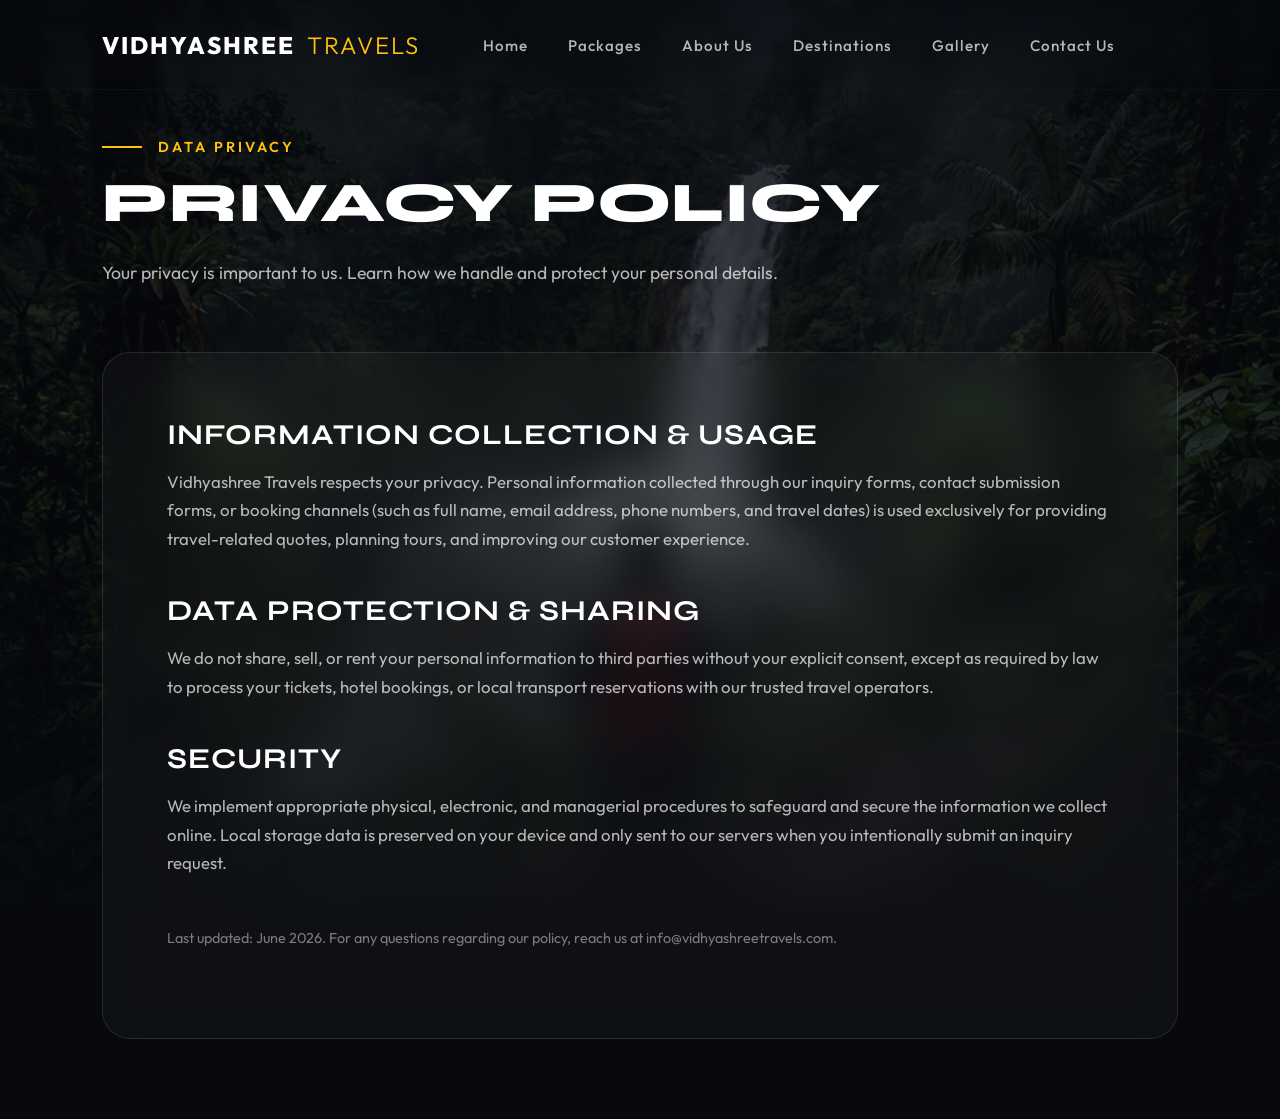
<file: privacy.html>
<!DOCTYPE html>
<html lang="en">
<head>
    <meta charset="UTF-8">
    <meta name="viewport" content="width=device-width, initial-scale=1.0">
    <title>Privacy Policy | Vidhyashree Travels</title>
    <!-- Google Fonts -->
    <link rel="preconnect" href="https://fonts.googleapis.com">
    <link rel="preconnect" href="https://fonts.gstatic.com" crossorigin>
    <link href="https://fonts.googleapis.com/css2?family=Outfit:wght@300;400;500;600;700;800&family=Syne:wght@700;800&display=swap" rel="stylesheet">
    <!-- FontAwesome for icons -->
    <link rel="stylesheet" href="https://cdnjs.cloudflare.com/ajax/libs/font-awesome/6.4.0/css/all.min.css">
    <!-- Main Stylesheet -->
    <link rel="stylesheet" href="styles.css">
</head>
<body class="sub-page">
    <!-- Static Background Image for consistent theme -->
    <div class="bg-slides">
        <div class="bg-slide active" style="background-image: url('assets/hero-bg.png');"></div>
    </div>
    <div class="bg-overlay"></div>

    <!-- Header Navigation -->
    <header class="site-header">
        <div class="logo">
            <a href="index.html" id="header-logo">
                <span class="logo-bold">VIDHYASHREE</span>
                <span class="logo-light">TRAVELS</span>
            </a>
        </div>
        <nav class="nav-menu">
            <ul>
                <li><a href="index.html" class="nav-link">Home</a></li>
                <li><a href="packages.html" class="nav-link">Packages</a></li>
                <li><a href="about.html" class="nav-link">About Us</a></li>
                <li><a href="destinations.html" class="nav-link">Destinations</a></li>
                <li><a href="gallery.html" class="nav-link">Gallery</a></li>
                <li><a href="contact.html" class="nav-link">Contact Us</a></li>
            </ul>
        </nav>
        <div class="header-actions">
            <button class="mobile-menu-toggle" aria-label="Toggle Menu" id="btn-menu-toggle">
                <span class="bar"></span>
                <span class="bar"></span>
                <span class="bar"></span>
            </button>
        </div>
    </header>

    <!-- Main Content Container -->
    <main class="page-main-content">
        <div class="page-header-container">
            <span class="page-subtitle"><span class="sub-line"></span> Data Privacy</span>
            <h1 class="page-main-title">PRIVACY POLICY</h1>
            <p class="page-description">Your privacy is important to us. Learn how we handle and protect your personal details.</p>
        </div>

        <!-- Privacy Content Panel -->
        <div class="about-main-container glass-panel" style="grid-template-columns: 1fr; padding: 4rem;">
            <div class="about-text-content">
                <h2>Information Collection & Usage</h2>
                <p>Vidhyashree Travels respects your privacy. Personal information collected through our inquiry forms, contact submission forms, or booking channels (such as full name, email address, phone numbers, and travel dates) is used exclusively for providing travel-related quotes, planning tours, and improving our customer experience.</p>
                
                <h2 style="margin-top: 2.5rem;">Data Protection & Sharing</h2>
                <p>We do not share, sell, or rent your personal information to third parties without your explicit consent, except as required by law to process your tickets, hotel bookings, or local transport reservations with our trusted travel operators.</p>
                
                <h2 style="margin-top: 2.5rem;">Security</h2>
                <p>We implement appropriate physical, electronic, and managerial procedures to safeguard and secure the information we collect online. Local storage data is preserved on your device and only sent to our servers when you intentionally submit an inquiry request.</p>

                <p style="margin-top: 3rem; font-size: 0.9rem; color: var(--color-text-dim);">Last updated: June 2026. For any questions regarding our policy, reach us at info@vidhyashreetravels.com.</p>
            </div>
        </div>
    </main>

    <!-- Script imports -->
    <script src="script.js"></script>
</body>
</html>
</file>
<file: styles.css>
/* -------------------------------------------------------------
   Vidhyashree Travels - Core CSS Stylesheet
   Premium Glassmorphic Design System
------------------------------------------------------------- */

/* Custom Fonts & Variables */
:root {
    --font-primary: 'Outfit', sans-serif;
    --font-display: 'Syne', sans-serif;

    /* Colors */
    --color-bg-dark: #07090e;
    --color-primary: hsl(45, 100%, 52%); /* Vibrant Gold */
    --color-primary-hover: hsl(45, 100%, 45%);
    --color-text-white: #ffffff;
    --color-text-muted: rgba(255, 255, 255, 0.7);
    --color-text-dim: rgba(255, 255, 255, 0.45);
    
    /* Glassmorphism */
    --glass-bg: rgba(255, 255, 255, 0.05);
    --glass-bg-hover: rgba(255, 255, 255, 0.08);
    --glass-border: rgba(255, 255, 255, 0.1);
    --glass-border-focus: rgba(255, 255, 255, 0.25);
    --glass-shadow: 0 8px 32px 0 rgba(0, 0, 0, 0.37);
    --glass-blur: blur(12px);
    
    /* Transitions */
    --transition-fast: 0.25s cubic-bezier(0.4, 0, 0.2, 1);
    --transition-medium: 0.5s cubic-bezier(0.4, 0, 0.2, 1);
    --transition-slow: 0.8s cubic-bezier(0.4, 0, 0.2, 1);
    
    /* Layout */
    --header-height: 90px;
    --side-padding: 8%;
}

/* Reset and Global Setup */
* {
    margin: 0;
    padding: 0;
    box-sizing: border-box;
}

html {
    scroll-behavior: smooth;
    overflow-x: hidden;
}

body {
    font-family: var(--font-primary);
    background-color: var(--color-bg-dark);
    color: var(--color-text-white);
    min-height: 100vh;
    overflow-x: hidden;
    position: relative;
}

a {
    color: inherit;
    text-decoration: none;
}

button {
    background: none;
    border: none;
    font-family: inherit;
    color: inherit;
    cursor: pointer;
    outline: none;
}

ul {
    list-style: none;
}

/* -------------------------------------------------------------
   Background Image Slideshow System
------------------------------------------------------------- */
.bg-slides {
    position: fixed;
    top: 0;
    left: 0;
    width: 100%;
    height: 100%;
    z-index: -2;
    overflow: hidden;
}

.bg-slide {
    position: absolute;
    top: 0;
    left: 0;
    width: 100%;
    height: 100%;
    background-size: cover;
    background-position: center;
    background-repeat: no-repeat;
    opacity: 0;
    transform: scale(1.1);
    transition: opacity var(--transition-slow), transform 10s ease-out;
}

.bg-slide.active {
    opacity: 0.55; /* Higher opacity to showcase the photo slideshow */
    transform: scale(1.0);
    z-index: -1;
}

.bg-overlay {
    position: fixed;
    top: 0;
    left: 0;
    width: 100%;
    height: 100%;
    z-index: -1;
    background: linear-gradient(
        to bottom, 
        rgba(7, 9, 14, 0.8) 0%,
        rgba(7, 9, 14, 0.45) 50%,
        rgba(7, 9, 14, 0.9) 100%
    );
}

/* -------------------------------------------------------------
   Site Header & Navigation
------------------------------------------------------------- */
.site-header {
    width: 100%;
    height: var(--header-height);
    display: flex;
    justify-content: space-between;
    align-items: center;
    padding: 0 var(--side-padding);
    position: fixed;
    top: 0;
    left: 0;
    z-index: 100;
    background: linear-gradient(to bottom, rgba(7, 9, 14, 0.5), transparent);
    backdrop-filter: blur(4px);
    border-bottom: 1px solid rgba(255, 255, 255, 0.03);
}

.logo {
    font-size: 1.5rem;
    font-weight: 800;
    letter-spacing: 2px;
}

.logo a {
    display: flex;
    align-items: center;
    gap: 0.75rem;
}

.logo-img {
    height: 48px;
    width: 48px;
    object-fit: contain;
    border-radius: 50%;
    border: 1.5px solid var(--color-primary);
    box-shadow: 0 0 10px rgba(255, 193, 7, 0.25);
    background-color: #ffffff;
}

.logo-bold {
    color: var(--color-text-white);
}

.logo-light {
    color: var(--color-primary);
    font-weight: 300;
}

.nav-menu ul {
    display: flex;
    gap: 2.5rem;
}

.nav-link {
    font-size: 0.95rem;
    font-weight: 500;
    letter-spacing: 1px;
    color: var(--color-text-muted);
    transition: color var(--transition-fast);
    position: relative;
    padding: 0.5rem 0;
}

.nav-link:hover, .nav-link.active {
    color: var(--color-text-white);
}

.nav-link::after {
    content: '';
    position: absolute;
    bottom: 0;
    left: 0;
    width: 0;
    height: 2px;
    background-color: var(--color-primary);
    transition: width var(--transition-fast);
}

.nav-link:hover::after, .nav-link.active::after {
    width: 100%;
}

.header-actions {
    display: flex;
    align-items: center;
    gap: 1.5rem;
}

.icon-btn {
    width: 44px;
    height: 44px;
    display: flex;
    justify-content: center;
    align-items: center;
    border-radius: 50%;
    border: 1px solid var(--glass-border);
    background: var(--glass-bg);
    font-size: 1rem;
    transition: all var(--transition-fast);
}

.icon-btn:hover {
    background: var(--color-primary);
    color: var(--color-bg-dark);
    border-color: var(--color-primary);
    transform: translateY(-2px);
}

.mobile-menu-toggle {
    display: none;
    flex-direction: column;
    justify-content: space-between;
    width: 30px;
    height: 21px;
}

.mobile-menu-toggle .bar {
    height: 3px;
    width: 100%;
    background-color: var(--color-text-white);
    border-radius: 10px;
    transition: all var(--transition-fast);
}

/* -------------------------------------------------------------
   Hero Container
------------------------------------------------------------- */
.hero-container {
    min-height: 100vh;
    padding: calc(var(--header-height) + 2rem) var(--side-padding) 3rem var(--side-padding);
    display: grid;
    grid-template-columns: 1.1fr 0.9fr;
    align-items: center;
    gap: 4rem;
}

.hero-content {
    display: flex;
    flex-direction: column;
    justify-content: center;
    height: 100%;
}

/* Text Slideshow System */
.text-slider {
    position: relative;
    min-height: 380px; /* Pre-allocates text height to prevent content layout shifts */
}

.text-slide-item {
    position: absolute;
    top: 0;
    left: 0;
    width: 100%;
    opacity: 0;
    pointer-events: none;
    transform: translateY(30px);
    transition: opacity var(--transition-medium), transform var(--transition-medium);
}

.text-slide-item.active {
    opacity: 1;
    pointer-events: auto;
    transform: translateY(0);
    position: relative;
}

.subtitle {
    display: flex;
    align-items: center;
    gap: 1rem;
    font-size: 0.9rem;
    text-transform: uppercase;
    letter-spacing: 3px;
    color: var(--color-primary);
    font-weight: 600;
    margin-bottom: 1.5rem;
}

.sub-line {
    display: inline-block;
    width: 40px;
    height: 1.5px;
    background-color: var(--color-primary);
}

.main-title {
    font-family: var(--font-display);
    font-size: 4.8rem;
    line-height: 1.05;
    font-weight: 800;
    letter-spacing: -1px;
    margin-bottom: 2rem;
    text-transform: uppercase;
}

.description {
    font-size: 1.05rem;
    line-height: 1.7;
    color: var(--color-text-muted);
    max-width: 540px;
}

/* Call To Action Container */
.cta-actions {
    display: flex;
    align-items: center;
    gap: 1.5rem;
    margin-top: 2.5rem;
}

.save-badge-btn {
    width: 56px;
    height: 56px;
    border-radius: 50%;
    background: var(--color-primary);
    color: var(--color-bg-dark);
    display: flex;
    justify-content: center;
    align-items: center;
    font-size: 1.25rem;
    transition: all var(--transition-fast);
    box-shadow: 0 4px 15px rgba(255, 193, 7, 0.3);
}

.save-badge-btn:hover {
    transform: scale(1.08) rotate(-10deg);
    background: var(--color-text-white);
    box-shadow: 0 4px 20px rgba(255, 255, 255, 0.4);
}

.primary-cta-btn {
    height: 56px;
    padding: 0 2.5rem;
    border-radius: 30px;
    border: 1px solid var(--glass-border);
    background: var(--glass-bg);
    display: flex;
    align-items: center;
    gap: 1.25rem;
    font-weight: 700;
    font-size: 0.9rem;
    letter-spacing: 2px;
    transition: all var(--transition-fast);
    backdrop-filter: var(--glass-blur);
}

.primary-cta-btn:hover {
    border-color: var(--color-text-white);
    background: var(--color-text-white);
    color: var(--color-bg-dark);
    transform: translateX(5px);
}

.primary-cta-btn i {
    font-size: 0.85rem;
    transition: transform var(--transition-fast);
}

.primary-cta-btn:hover i {
    transform: translateX(4px);
}

/* -------------------------------------------------------------
   Carousel Cards Showcase
------------------------------------------------------------- */
.carousel-showcase {
    display: flex;
    flex-direction: column;
    gap: 2.5rem;
    height: 100%;
    justify-content: flex-end;
    overflow: hidden;
    width: 100%;
}

.cards-track {
    display: flex;
    gap: 1.25rem;
    height: 380px;
    align-items: flex-end;
    overflow: visible;
    transition: transform var(--transition-slow);
    will-change: transform;
}

.carousel-card {
    flex: 0 0 160px;
    height: 240px;
    border-radius: 20px;
    overflow: hidden;
    position: relative;
    cursor: pointer;
    border: 1px solid var(--glass-border);
    transition: all var(--transition-medium);
    box-shadow: var(--glass-shadow);
}

.carousel-card:hover {
    transform: translateY(-10px);
    border-color: var(--glass-border-focus);
}

.carousel-card.active {
    flex: 0 0 220px;
    height: 320px;
    border-color: var(--color-primary);
    box-shadow: 0 10px 30px rgba(255, 193, 7, 0.15);
}

.card-bg {
    position: absolute;
    top: 0;
    left: 0;
    width: 100%;
    height: 100%;
    background-size: cover;
    background-position: center;
    transition: transform var(--transition-slow);
}

.carousel-card:hover .card-bg {
    transform: scale(1.1);
}

/* Custom dark overlay on card backgrounds */
.carousel-card::after {
    content: '';
    position: absolute;
    top: 0;
    left: 0;
    width: 100%;
    height: 100%;
    background: linear-gradient(to top, rgba(7, 9, 14, 0.8) 0%, rgba(7, 9, 14, 0) 60%);
    z-index: 1;
}

.card-info {
    position: absolute;
    bottom: 20px;
    left: 20px;
    z-index: 2;
    display: flex;
    flex-direction: column;
    gap: 0.25rem;
}

.card-num {
    font-size: 0.9rem;
    font-weight: 500;
    color: var(--color-primary);
}

.card-title {
    font-size: 1.15rem;
    font-weight: 700;
    letter-spacing: 0.5px;
    color: var(--color-text-white);
    opacity: 0.85;
    transition: opacity var(--transition-fast);
}

.carousel-card.active .card-title {
    opacity: 1;
    font-size: 1.3rem;
}

/* Slider Controls & Progress Panel */
.slider-panel {
    display: flex;
    align-items: center;
    gap: 2.5rem;
    margin-top: 1rem;
}

.arrow-buttons {
    display: flex;
    gap: 1rem;
}

.slider-arrow {
    width: 48px;
    height: 48px;
    border-radius: 50%;
    border: 1px solid var(--glass-border);
    display: flex;
    justify-content: center;
    align-items: center;
    font-size: 0.9rem;
    transition: all var(--transition-fast);
    backdrop-filter: var(--glass-blur);
}

.slider-arrow:hover {
    border-color: var(--color-text-white);
    background: var(--color-text-white);
    color: var(--color-bg-dark);
    transform: scale(1.05);
}

.progress-bar-container {
    flex: 1;
    height: 2px;
    background: rgba(255, 255, 255, 0.1);
    position: relative;
    border-radius: 2px;
}

.progress-bar-fill {
    position: absolute;
    top: 0;
    left: 0;
    height: 100%;
    width: 20%; /* Will be set dynamically by Javascript */
    background: var(--color-primary);
    box-shadow: 0 0 8px var(--color-primary);
    border-radius: 2px;
    transition: width var(--transition-medium);
}

.slide-indicator {
    font-family: var(--font-display);
    font-size: 2.5rem;
    font-weight: 800;
    letter-spacing: -1px;
    color: var(--color-text-white);
    min-width: 50px;
    text-align: right;
}

/* -------------------------------------------------------------
   Glassmorphism Modal System
------------------------------------------------------------- */
.modal-overlay {
    position: fixed;
    top: 0;
    left: 0;
    width: 100%;
    height: 100%;
    background: rgba(7, 9, 14, 0.7);
    backdrop-filter: blur(15px);
    z-index: 200;
    display: flex;
    justify-content: center;
    align-items: center;
    opacity: 0;
    pointer-events: none;
    transition: opacity var(--transition-medium);
    padding: 1.5rem;
}

.modal-overlay.active {
    opacity: 1;
    pointer-events: auto;
}

.modal-box {
    width: 100%;
    max-width: 600px;
    background: rgba(20, 24, 35, 0.65);
    border: 1px solid var(--glass-border);
    border-radius: 28px;
    padding: 3rem;
    position: relative;
    box-shadow: var(--glass-shadow);
    transform: translateY(40px);
    transition: transform var(--transition-medium);
}

.modal-overlay.active .modal-box {
    transform: translateY(0);
}

.glass-panel {
    background: rgba(255, 255, 255, 0.03);
    backdrop-filter: blur(20px);
    border: 1px solid var(--glass-border);
}

.modal-close {
    position: absolute;
    top: 25px;
    right: 25px;
    font-size: 2rem;
    color: var(--color-text-dim);
    line-height: 1;
    transition: color var(--transition-fast);
}

.modal-close:hover {
    color: var(--color-text-white);
}

/* Form Styles */
.modal-box h2 {
    font-family: var(--font-display);
    font-size: 2rem;
    text-transform: uppercase;
    letter-spacing: 1px;
    margin-bottom: 0.5rem;
}

.modal-header p {
    color: var(--color-text-muted);
    font-size: 0.95rem;
    margin-bottom: 2rem;
}

.inquiry-form {
    display: flex;
    flex-direction: column;
    gap: 1.25rem;
    transition: opacity var(--transition-fast);
}

.form-group {
    display: flex;
    flex-direction: column;
    gap: 0.5rem;
}

.form-row {
    display: grid;
    grid-template-columns: 1fr 1fr;
    gap: 1.25rem;
}

label {
    font-size: 0.85rem;
    text-transform: uppercase;
    letter-spacing: 1.5px;
    color: var(--color-text-muted);
    font-weight: 600;
}

input, select, textarea {
    width: 100%;
    padding: 1rem 1.25rem;
    border-radius: 12px;
    border: 1px solid var(--glass-border);
    background: rgba(255, 255, 255, 0.02);
    color: var(--color-text-white);
    font-family: inherit;
    font-size: 0.95rem;
    transition: all var(--transition-fast);
}

input:focus, select:focus, textarea:focus {
    border-color: var(--color-primary);
    background: rgba(255, 255, 255, 0.05);
    outline: none;
    box-shadow: 0 0 10px rgba(255, 193, 7, 0.1);
}

select option {
    background-color: #141823;
    color: var(--color-text-white);
}

textarea {
    resize: none;
}

.submit-btn {
    background: var(--color-primary);
    color: var(--color-bg-dark);
    font-weight: 700;
    font-size: 0.95rem;
    letter-spacing: 2px;
    text-transform: uppercase;
    padding: 1.15rem;
    border-radius: 12px;
    transition: all var(--transition-fast);
    margin-top: 1rem;
    box-shadow: 0 4px 15px rgba(255, 193, 7, 0.25);
}

.submit-btn:hover {
    background: var(--color-text-white);
    color: var(--color-bg-dark);
    box-shadow: 0 4px 20px rgba(255, 255, 255, 0.3);
    transform: translateY(-2px);
}

/* Success State */
.success-message {
    display: none;
    flex-direction: column;
    align-items: center;
    text-align: center;
    padding: 2rem 0;
}

.success-message i {
    font-size: 4rem;
    color: #2ecc71;
    margin-bottom: 1.5rem;
    animation: scaleUp 0.5s ease;
}

.success-message h3 {
    font-size: 1.5rem;
    margin-bottom: 0.75rem;
}

.success-message p {
    color: var(--color-text-muted);
    max-width: 380px;
    line-height: 1.6;
}

/* Search Modal Specifics */
#search-modal .search-input-wrapper {
    display: flex;
    gap: 0.75rem;
    margin: 2rem 0 1.5rem 0;
}

#search-modal input {
    font-size: 1.2rem;
    padding: 1.15rem 1.5rem;
    border-radius: 16px;
}

.search-submit {
    width: 60px;
    height: 60px;
    border-radius: 16px;
    background: var(--color-primary);
    color: var(--color-bg-dark);
    display: flex;
    justify-content: center;
    align-items: center;
    font-size: 1.25rem;
    transition: all var(--transition-fast);
}

.search-submit:hover {
    background: var(--color-text-white);
    transform: scale(1.03);
}

.trending-tags {
    display: flex;
    gap: 0.75rem;
    align-items: center;
    flex-wrap: wrap;
}

.trending-tags span {
    font-size: 0.85rem;
    color: var(--color-text-dim);
}

.tag {
    font-size: 0.85rem;
    padding: 0.4rem 1rem;
    border-radius: 20px;
    border: 1px solid var(--glass-border);
    background: var(--glass-bg);
    transition: all var(--transition-fast);
}

.tag:hover {
    border-color: var(--color-primary);
    color: var(--color-primary);
}

/* -------------------------------------------------------------
   Content Panels (About, Packages, Contact)
------------------------------------------------------------- */
.content-panel {
    position: fixed;
    top: 0;
    right: 0;
    width: 100%;
    max-width: 500px;
    height: 100%;
    z-index: 150;
    transform: translateX(100%);
    transition: transform var(--transition-medium);
}

.content-panel.active {
    transform: translateX(0);
}

.panel-content {
    width: 100%;
    height: 100%;
    padding: calc(var(--header-height) + 2rem) 3rem 3rem 3rem;
    display: flex;
    flex-direction: column;
    justify-content: center;
    border-left: 1px solid var(--glass-border);
    box-shadow: -10px 0 30px rgba(0, 0, 0, 0.5);
}

.panel-close {
    position: absolute;
    top: calc(var(--header-height) - 45px);
    left: 30px;
    font-size: 2rem;
    color: var(--color-text-dim);
    transition: color var(--transition-fast);
}

.panel-close:hover {
    color: var(--color-text-white);
}

.panel-content h2 {
    font-family: var(--font-display);
    font-size: 2.2rem;
    text-transform: uppercase;
    letter-spacing: 1px;
    margin-bottom: 1.5rem;
    border-bottom: 2px solid var(--color-primary);
    padding-bottom: 0.5rem;
    display: inline-block;
}

.panel-content p {
    font-size: 1rem;
    line-height: 1.8;
    color: var(--color-text-muted);
    margin-bottom: 2rem;
}

/* Stats */
.panel-stats {
    display: grid;
    grid-template-columns: repeat(3, 1fr);
    gap: 1.5rem;
    margin-top: 1rem;
}

.stat {
    display: flex;
    flex-direction: column;
    align-items: center;
    text-align: center;
    padding: 1rem;
    border-radius: 16px;
    background: rgba(255, 255, 255, 0.02);
    border: 1px solid var(--glass-border);
}

.stat-num {
    font-family: var(--font-display);
    font-size: 1.8rem;
    font-weight: 800;
    color: var(--color-primary);
}

.stat-label {
    font-size: 0.75rem;
    text-transform: uppercase;
    letter-spacing: 0.5px;
    color: var(--color-text-dim);
    margin-top: 0.25rem;
}

/* Packages Grid */
.packages-grid {
    display: flex;
    flex-direction: column;
    gap: 1.25rem;
    overflow-y: auto;
    padding-right: 0.5rem;
}

.packages-grid::-webkit-scrollbar {
    width: 4px;
}

.packages-grid::-webkit-scrollbar-thumb {
    background: var(--glass-border);
    border-radius: 4px;
}

.package-card {
    padding: 1.5rem;
    border-radius: 16px;
    background: rgba(255, 255, 255, 0.02);
    border: 1px solid var(--glass-border);
    display: flex;
    flex-direction: column;
    gap: 0.5rem;
    transition: all var(--transition-fast);
}

.package-card:hover {
    border-color: var(--glass-border-focus);
    background: rgba(255, 255, 255, 0.04);
}

.package-card h4 {
    font-size: 1.15rem;
    font-weight: 700;
}

.package-card .price {
    font-size: 0.95rem;
    color: var(--color-primary);
    font-weight: 600;
}

.package-card p {
    font-size: 0.85rem;
    line-height: 1.6;
    margin-bottom: 0.5rem;
}

.package-book {
    align-self: flex-start;
    padding: 0.5rem 1.25rem;
    border-radius: 20px;
    background: var(--glass-bg);
    border: 1px solid var(--glass-border);
    font-size: 0.8rem;
    font-weight: 600;
    letter-spacing: 1px;
    text-transform: uppercase;
    transition: all var(--transition-fast);
}

.package-book:hover {
    background: var(--color-primary);
    color: var(--color-bg-dark);
    border-color: var(--color-primary);
}

/* Contact Details */
.contact-details {
    display: flex;
    flex-direction: column;
    gap: 1rem;
    margin-bottom: 2rem;
}

.contact-details p {
    margin-bottom: 0;
    display: flex;
    align-items: center;
    gap: 1rem;
    font-size: 0.95rem;
}

.contact-details i {
    color: var(--color-primary);
    font-size: 1.1rem;
    width: 20px;
}

.social-links {
    display: flex;
    gap: 1.25rem;
    margin-top: 1rem;
}

.social-links a {
    width: 44px;
    height: 44px;
    border-radius: 50%;
    border: 1px solid var(--glass-border);
    display: flex;
    justify-content: center;
    align-items: center;
    font-size: 1.1rem;
    transition: all var(--transition-fast);
}

.social-links a:hover {
    border-color: var(--color-primary);
    color: var(--color-primary);
    transform: translateY(-3px);
}

/* -------------------------------------------------------------
   Media Queries & Mobile Optimization
------------------------------------------------------------- */
@media (max-width: 1200px) {
    .main-title {
        font-size: 3.8rem;
    }
    .hero-container {
        gap: 2rem;
    }
}

@media (max-width: 992px) {
    :root {
        --header-height: 80px;
    }
    
    .hero-container {
        grid-template-columns: 1fr;
        grid-template-rows: auto auto;
        padding-top: calc(var(--header-height) + 1rem);
        gap: 3rem;
        text-align: center;
    }
    
    .hero-content {
        align-items: center;
    }
    
    .text-slider {
        min-height: 260px;
    }
    
    .text-slide-item {
        position: relative;
        display: none;
    }
    
    .text-slide-item.active {
        display: block;
    }
    
    .subtitle {
        justify-content: center;
    }
    
    .description {
        margin: 0 auto;
    }
    
    .cta-actions {
        justify-content: center;
    }
    
    .carousel-showcase {
        width: 100%;
        align-items: center;
    }
    
    .cards-track {
        justify-content: center;
        width: 100%;
    }
    
    .slider-panel {
        width: 100%;
        max-width: 500px;
    }
}

@media (max-width: 768px) {
    --side-padding: 5%;
    
    .nav-menu {
        position: fixed;
        top: var(--header-height);
        left: 0;
        width: 100%;
        height: calc(100vh - var(--header-height));
        background: rgba(7, 9, 14, 0.95);
        backdrop-filter: blur(15px);
        transform: translateY(-100%);
        transition: transform var(--transition-medium);
        z-index: 99;
        display: flex;
        justify-content: center;
        align-items: center;
        border-top: 1px solid var(--glass-border);
    }
    
    .nav-menu.active {
        transform: translateY(0);
    }
    
    .nav-menu ul {
        flex-direction: column;
        align-items: center;
        gap: 2rem;
    }
    
    .nav-link {
        font-size: 1.25rem;
    }
    
    .mobile-menu-toggle {
        display: flex;
    }
    
    /* Toggle Active State */
    .mobile-menu-toggle.active .bar:nth-child(1) {
        transform: translateY(9px) rotate(45deg);
    }
    
    .mobile-menu-toggle.active .bar:nth-child(2) {
        opacity: 0;
    }
    
    .mobile-menu-toggle.active .bar:nth-child(3) {
        transform: translateY(-9px) rotate(-45deg);
    }
    
    .main-title {
        font-size: 2.8rem;
    }
    
    .cards-track {
        height: 280px;
    }
    
    .carousel-card {
        flex: 0 0 110px;
        height: 180px;
        border-radius: 12px;
    }
    
    .carousel-card.active {
        flex: 0 0 150px;
        height: 240px;
    }
    
    .card-title {
        font-size: 0.95rem;
    }
    
    .carousel-card.active .card-title {
        font-size: 1.05rem;
    }
    
    .modal-box {
        padding: 2rem;
        border-radius: 20px;
    }
    
    .form-row {
        grid-template-columns: 1fr;
        gap: 1.25rem;
    }
    
    .content-panel {
        max-width: 100%;
    }
}

/* -------------------------------------------------------------
   Sub-Page Template Styling
------------------------------------------------------------- */
.sub-page {
    overflow-y: auto !important;
}

.page-main-content {
    min-height: 100vh;
    padding: calc(var(--header-height) + 3rem) var(--side-padding) 5rem var(--side-padding);
}

.page-header-container {
    max-width: 800px;
    margin-bottom: 4rem;
}

.page-subtitle {
    display: flex;
    align-items: center;
    gap: 1rem;
    font-size: 0.9rem;
    text-transform: uppercase;
    letter-spacing: 3px;
    color: var(--color-primary);
    font-weight: 600;
    margin-bottom: 1rem;
}

.page-main-title {
    font-family: var(--font-display);
    font-size: 3.5rem;
    line-height: 1.1;
    font-weight: 800;
    letter-spacing: 0.5px;
    margin-bottom: 1.5rem;
    text-transform: uppercase;
}

.page-description {
    font-size: 1.1rem;
    line-height: 1.7;
    color: var(--color-text-muted);
}

/* 1. Packages Page Styling */
.catalog-filters {
    display: flex;
    gap: 1rem;
    margin-bottom: 3rem;
    flex-wrap: wrap;
}

.filter-btn {
    padding: 0.75rem 1.75rem;
    border-radius: 30px;
    border: 1px solid var(--glass-border);
    background: var(--glass-bg);
    font-size: 0.9rem;
    font-weight: 600;
    letter-spacing: 1px;
    text-transform: uppercase;
    transition: all var(--transition-fast);
}

.filter-btn:hover, .filter-btn.active {
    background: var(--color-primary);
    color: var(--color-bg-dark);
    border-color: var(--color-primary);
    box-shadow: 0 4px 15px rgba(255, 193, 7, 0.2);
}

.packages-showcase-grid {
    display: grid;
    grid-template-columns: repeat(auto-fill, minmax(340px, 1fr));
    gap: 2.5rem;
}

.package-showcase-card {
    border-radius: 24px;
    overflow: hidden;
    display: flex;
    flex-direction: column;
    height: 100%;
    transition: all var(--transition-medium);
}

.package-showcase-card:hover {
    transform: translateY(-8px);
    border-color: var(--glass-border-focus);
    box-shadow: 0 12px 40px rgba(0, 0, 0, 0.5);
}

.pkg-img-wrapper {
    height: 220px;
    background-size: cover;
    background-position: center;
    position: relative;
    border-bottom: 1px solid var(--glass-border);
}

.pkg-content {
    padding: 2rem;
    display: flex;
    flex-direction: column;
    flex-grow: 1;
    gap: 1rem;
}

.pkg-tag {
    font-size: 0.75rem;
    text-transform: uppercase;
    letter-spacing: 2px;
    color: var(--color-primary);
    font-weight: 700;
}

.package-showcase-card h3 {
    font-size: 1.5rem;
    font-weight: 700;
    line-height: 1.3;
}

.pkg-desc {
    font-size: 0.95rem;
    line-height: 1.6;
    color: var(--color-text-muted);
    flex-grow: 1;
}

.pkg-footer {
    display: flex;
    justify-content: space-between;
    align-items: center;
    margin-top: 1.5rem;
    padding-top: 1.5rem;
    border-top: 1px solid var(--glass-border);
}

.pkg-price {
    font-family: var(--font-display);
    font-size: 1.6rem;
    font-weight: 800;
    color: var(--color-text-white);
}

.pkg-price small {
    font-family: var(--font-primary);
    font-size: 0.8rem;
    font-weight: 400;
    color: var(--color-text-muted);
}

.book-now-trigger {
    padding: 0.8rem 1.5rem;
    border-radius: 25px;
    background: var(--color-primary);
    color: var(--color-bg-dark);
    font-weight: 700;
    font-size: 0.85rem;
    letter-spacing: 1px;
    text-transform: uppercase;
    transition: all var(--transition-fast);
    box-shadow: 0 4px 12px rgba(255, 193, 7, 0.2);
}

.book-now-trigger:hover {
    background: var(--color-text-white);
    color: var(--color-bg-dark);
    box-shadow: 0 4px 15px rgba(255, 255, 255, 0.3);
    transform: translateY(-2px);
}

/* 2. About Page Styling */
.about-main-container {
    display: grid;
    grid-template-columns: 1.2fr 0.8fr;
    gap: 4rem;
    padding: 4rem;
    border-radius: 28px;
    align-items: center;
}

.about-text-content h2 {
    font-family: var(--font-display);
    font-size: 1.8rem;
    text-transform: uppercase;
    letter-spacing: 1px;
    margin-bottom: 1rem;
    color: var(--color-text-white);
}

.about-text-content p {
    font-size: 1.05rem;
    line-height: 1.7;
    color: var(--color-text-muted);
    margin-bottom: 1.5rem;
}

.why-us-list {
    display: flex;
    flex-direction: column;
    gap: 1rem;
}

.why-us-list li {
    display: flex;
    align-items: flex-start;
    gap: 1rem;
    font-size: 0.95rem;
    color: var(--color-text-muted);
}

.why-us-list i {
    color: var(--color-primary);
    font-size: 1.1rem;
    margin-top: 0.2rem;
}

.about-stats-panel {
    display: flex;
    flex-direction: column;
    gap: 2rem;
}

.stat-large {
    display: flex;
    flex-direction: column;
    padding: 2rem;
    border-radius: 20px;
    background: rgba(255, 255, 255, 0.02);
    border: 1px solid var(--glass-border);
    align-items: center;
    text-align: center;
}

.stat-large .stat-num {
    font-family: var(--font-display);
    font-size: 3rem;
    font-weight: 800;
    color: var(--color-primary);
    line-height: 1;
}

.stat-large .stat-label {
    font-size: 0.85rem;
    letter-spacing: 1px;
    color: var(--color-text-dim);
    text-transform: uppercase;
    margin-top: 0.5rem;
}

/* 3. Destinations Page Styling */
.destinations-showcase-grid {
    display: flex;
    flex-direction: column;
    gap: 3rem;
}

.destination-showcase-card {
    display: grid;
    grid-template-columns: 450px 1fr;
    border-radius: 28px;
    overflow: hidden;
    min-height: 300px;
    transition: all var(--transition-medium);
}

.destination-showcase-card:hover {
    border-color: var(--glass-border-focus);
    transform: translateY(-5px);
}

.dest-img-box {
    background-size: cover;
    background-position: center;
    min-height: 300px;
}

.dest-info-box {
    padding: 3rem;
    display: flex;
    flex-direction: column;
    justify-content: center;
    position: relative;
}

.dest-num-tag {
    position: absolute;
    top: 2rem;
    right: 3rem;
    font-family: var(--font-display);
    font-size: 4rem;
    font-weight: 800;
    color: rgba(255, 255, 255, 0.03);
    line-height: 1;
}

.dest-info-box h2 {
    font-family: var(--font-display);
    font-size: 2.2rem;
    text-transform: uppercase;
    letter-spacing: 0.5px;
    margin-bottom: 1rem;
    color: var(--color-text-white);
}

.dest-info-box p {
    font-size: 1.05rem;
    line-height: 1.7;
    color: var(--color-text-muted);
    margin-bottom: 2rem;
    max-width: 700px;
}

.explore-btn {
    align-self: flex-start;
    display: flex;
    align-items: center;
    gap: 0.75rem;
    font-weight: 700;
    font-size: 0.9rem;
    letter-spacing: 1px;
    text-transform: uppercase;
    color: var(--color-primary);
    transition: color var(--transition-fast);
}

.explore-btn:hover {
    color: var(--color-text-white);
}

.explore-btn i {
    transition: transform var(--transition-fast);
}

.explore-btn:hover i {
    transform: translateX(4px);
}

/* 4. Contact Page Styling */
.contact-main-grid {
    display: grid;
    grid-template-columns: 1fr 1.3fr;
    gap: 3rem;
}

.contact-info-panel, .contact-form-panel {
    padding: 3.5rem;
    border-radius: 28px;
}

.contact-info-panel h2, .contact-form-panel h2 {
    font-family: var(--font-display);
    font-size: 1.8rem;
    text-transform: uppercase;
    letter-spacing: 0.5px;
    margin-bottom: 1rem;
}

.contact-info-panel p {
    color: var(--color-text-muted);
    line-height: 1.6;
    margin-bottom: 2.5rem;
}

.contact-coords {
    display: flex;
    flex-direction: column;
    gap: 1.5rem;
    margin-bottom: 3rem;
}

.contact-coords p {
    margin-bottom: 0;
    display: flex;
    align-items: center;
    gap: 1.25rem;
    font-size: 1.05rem;
    color: var(--color-text-white);
}

.contact-coords i {
    color: var(--color-primary);
    font-size: 1.2rem;
    width: 24px;
}

/* Sub-page Responsive Media Queries */
@media (max-width: 992px) {
    .about-main-container {
        grid-template-columns: 1fr;
        gap: 3rem;
        padding: 3rem;
    }
    .about-stats-panel {
        flex-direction: row;
        justify-content: center;
    }
    .stat-large {
        flex: 1;
    }
    .destination-showcase-card {
        grid-template-columns: 1fr;
    }
    .dest-img-box {
        height: 250px;
        min-height: 250px;
    }
    .contact-main-grid {
        grid-template-columns: 1fr;
    }
}

@media (max-width: 768px) {
    .page-main-title {
        font-size: 2.8rem;
    }
    .about-stats-panel {
        flex-direction: column;
    }
    .dest-info-box, .contact-info-panel, .contact-form-panel {
        padding: 2rem;
    }
    .dest-num-tag {
        display: none;
    }
}

/* -------------------------------------------------------------
   Keyframes Animations
------------------------------------------------------------- */
@keyframes scaleUp {
    from {
        transform: scale(0.8);
        opacity: 0;
    }
    to {
        transform: scale(1);
        opacity: 1;
    }
}

/* Centered Hero welcome panel and dots indicator */
.hero-container.centered {
    display: flex;
    justify-content: center;
    align-items: center;
    text-align: center;
    min-height: 100vh;
    padding: calc(var(--header-height) + 2rem) var(--side-padding) 4rem var(--side-padding);
}

.hero-content-centered {
    max-width: 800px;
    padding: 3.5rem 4rem;
    border-radius: 24px;
    background: rgba(255, 255, 255, 0.04);
    border: 1px solid rgba(255, 255, 255, 0.08);
    box-shadow: 0 20px 50px rgba(0, 0, 0, 0.4);
    backdrop-filter: blur(25px);
    display: flex;
    flex-direction: column;
    align-items: center;
    animation: fadeInUp 1s cubic-bezier(0.4, 0, 0.2, 1) forwards;
}

.hero-content-centered .subtitle {
    justify-content: center;
    margin-bottom: 1.5rem;
}

.hero-content-centered .main-title {
    font-size: 3.8rem;
    line-height: 1.1;
    margin-bottom: 1.5rem;
    font-family: var(--font-display);
    font-weight: 800;
    letter-spacing: -1px;
    text-transform: uppercase;
    background: linear-gradient(135deg, #ffffff 40%, var(--color-primary) 100%);
    -webkit-background-clip: text;
    -webkit-text-fill-color: transparent;
}

.hero-content-centered .description {
    font-size: 1.1rem;
    line-height: 1.8;
    max-width: 650px;
    margin-bottom: 2.5rem;
    color: rgba(255, 255, 255, 0.8);
}

.hero-content-centered .cta-actions {
    display: flex;
    gap: 1.5rem;
    justify-content: center;
    margin-top: 0;
}

/* Secondary CTA Button (Glass Style) */
.secondary-cta-btn {
    height: 56px;
    padding: 0 2.5rem;
    border-radius: 30px;
    border: 1px solid rgba(255, 255, 255, 0.15);
    background: rgba(255, 255, 255, 0.05);
    display: flex;
    align-items: center;
    gap: 1rem;
    font-weight: 600;
    font-size: 0.9rem;
    letter-spacing: 2px;
    transition: all var(--transition-fast);
    backdrop-filter: blur(10px);
    color: var(--color-text-white);
    cursor: pointer;
}

.secondary-cta-btn:hover {
    border-color: var(--color-primary);
    background: rgba(255, 193, 7, 0.1);
    color: var(--color-primary);
    transform: translateY(-2px);
}

/* Slideshow Indicators (Dots) */
.slideshow-indicators {
    position: absolute;
    bottom: 40px;
    left: 50%;
    transform: translateX(-50%);
    display: flex;
    gap: 0.8rem;
    z-index: 10;
}

.indicator-dot {
    width: 10px;
    height: 10px;
    border-radius: 50%;
    background: rgba(255, 255, 255, 0.25);
    cursor: pointer;
    transition: all 0.3s ease;
}

.indicator-dot:hover {
    background: rgba(255, 255, 255, 0.6);
}

.indicator-dot.active {
    width: 28px;
    border-radius: 5px;
    background: var(--color-primary);
    box-shadow: 0 0 10px var(--color-primary);
}

@keyframes fadeInUp {
    from {
        opacity: 0;
        transform: translateY(30px);
    }
    to {
        opacity: 1;
        transform: translateY(0);
    }
}

/* Sub-page Responsive Media Queries for Centered Layout */
@media (max-width: 768px) {
    .hero-content-centered {
        padding: 2.5rem 2rem;
        margin: 0 1rem;
    }
    .hero-content-centered .main-title {
        font-size: 2.6rem;
    }
    .hero-content-centered .description {
        font-size: 0.95rem;
        margin-bottom: 2rem;
    }
    .hero-content-centered .cta-actions {
        flex-direction: column;
        width: 100%;
        gap: 1rem;
    }
    .hero-content-centered .cta-actions a,
    .hero-content-centered .cta-actions button {
        width: 100%;
        justify-content: center;
    }
}
</file>
